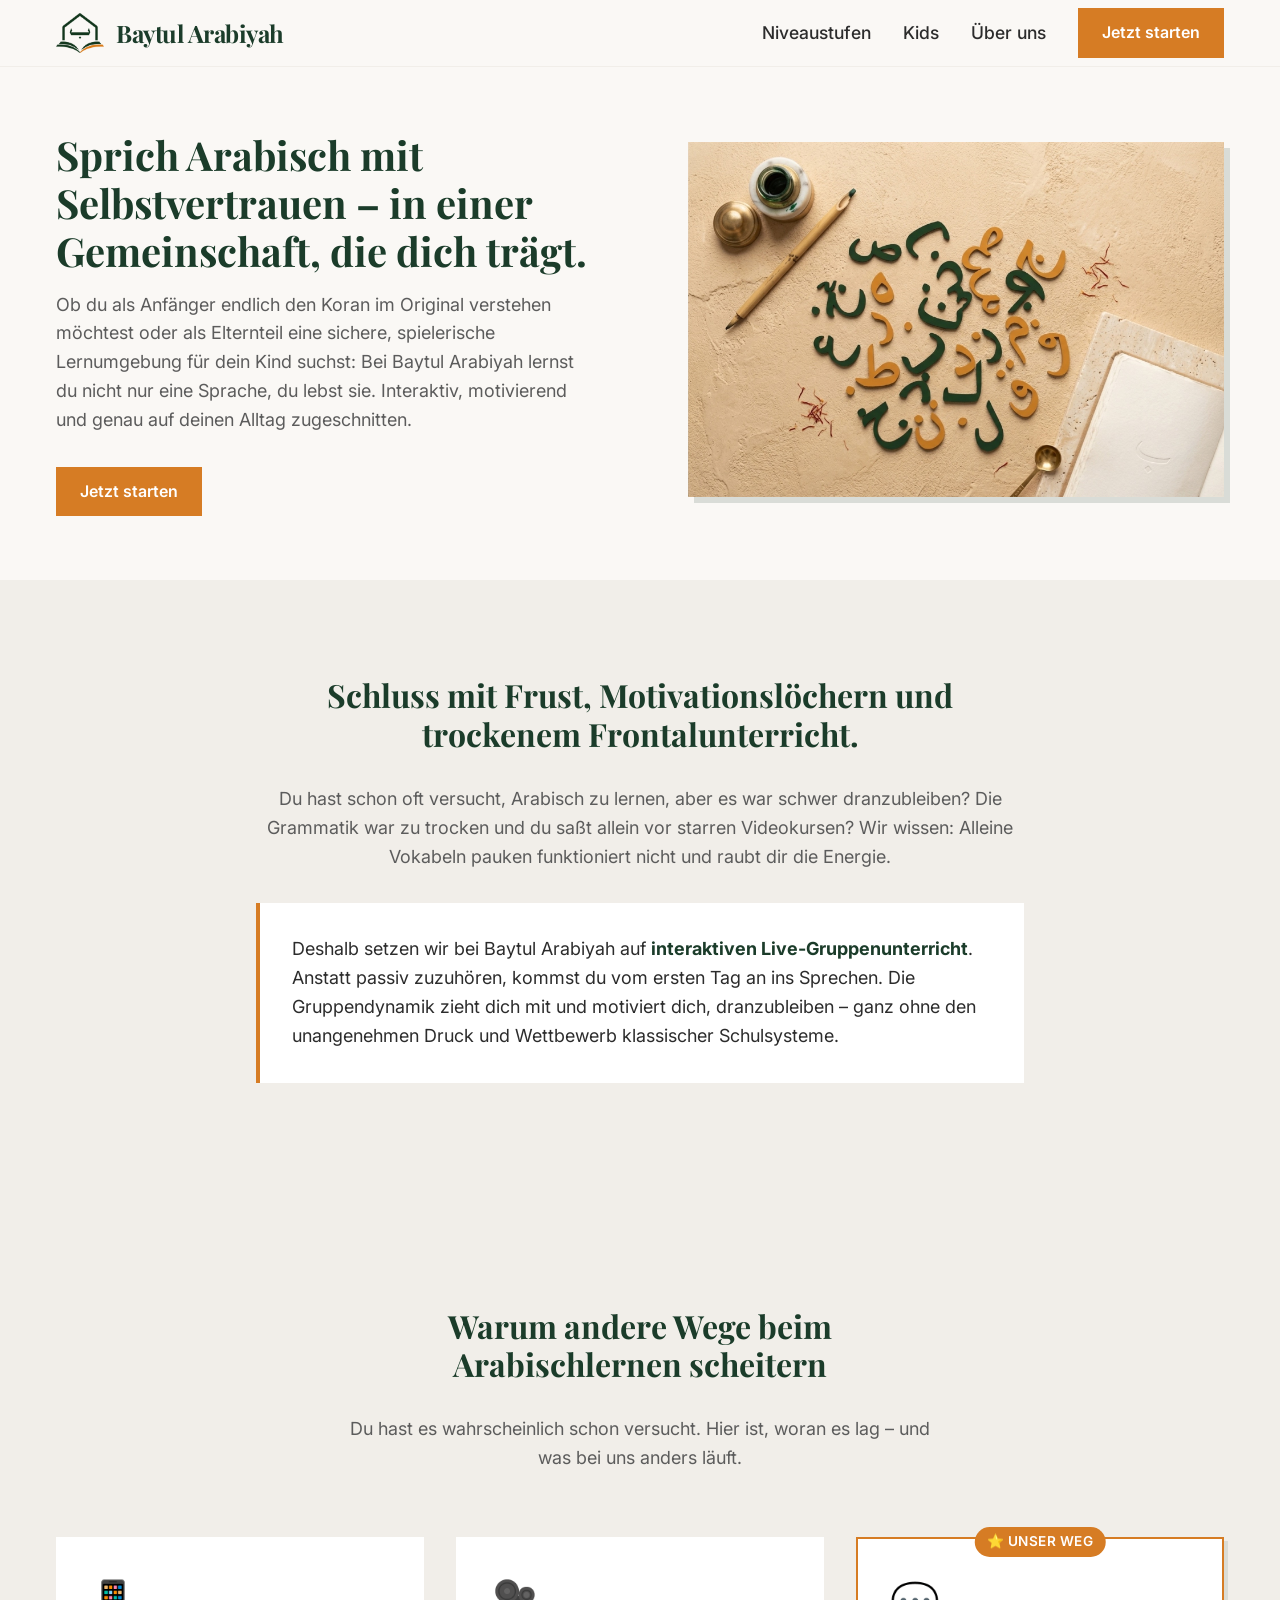
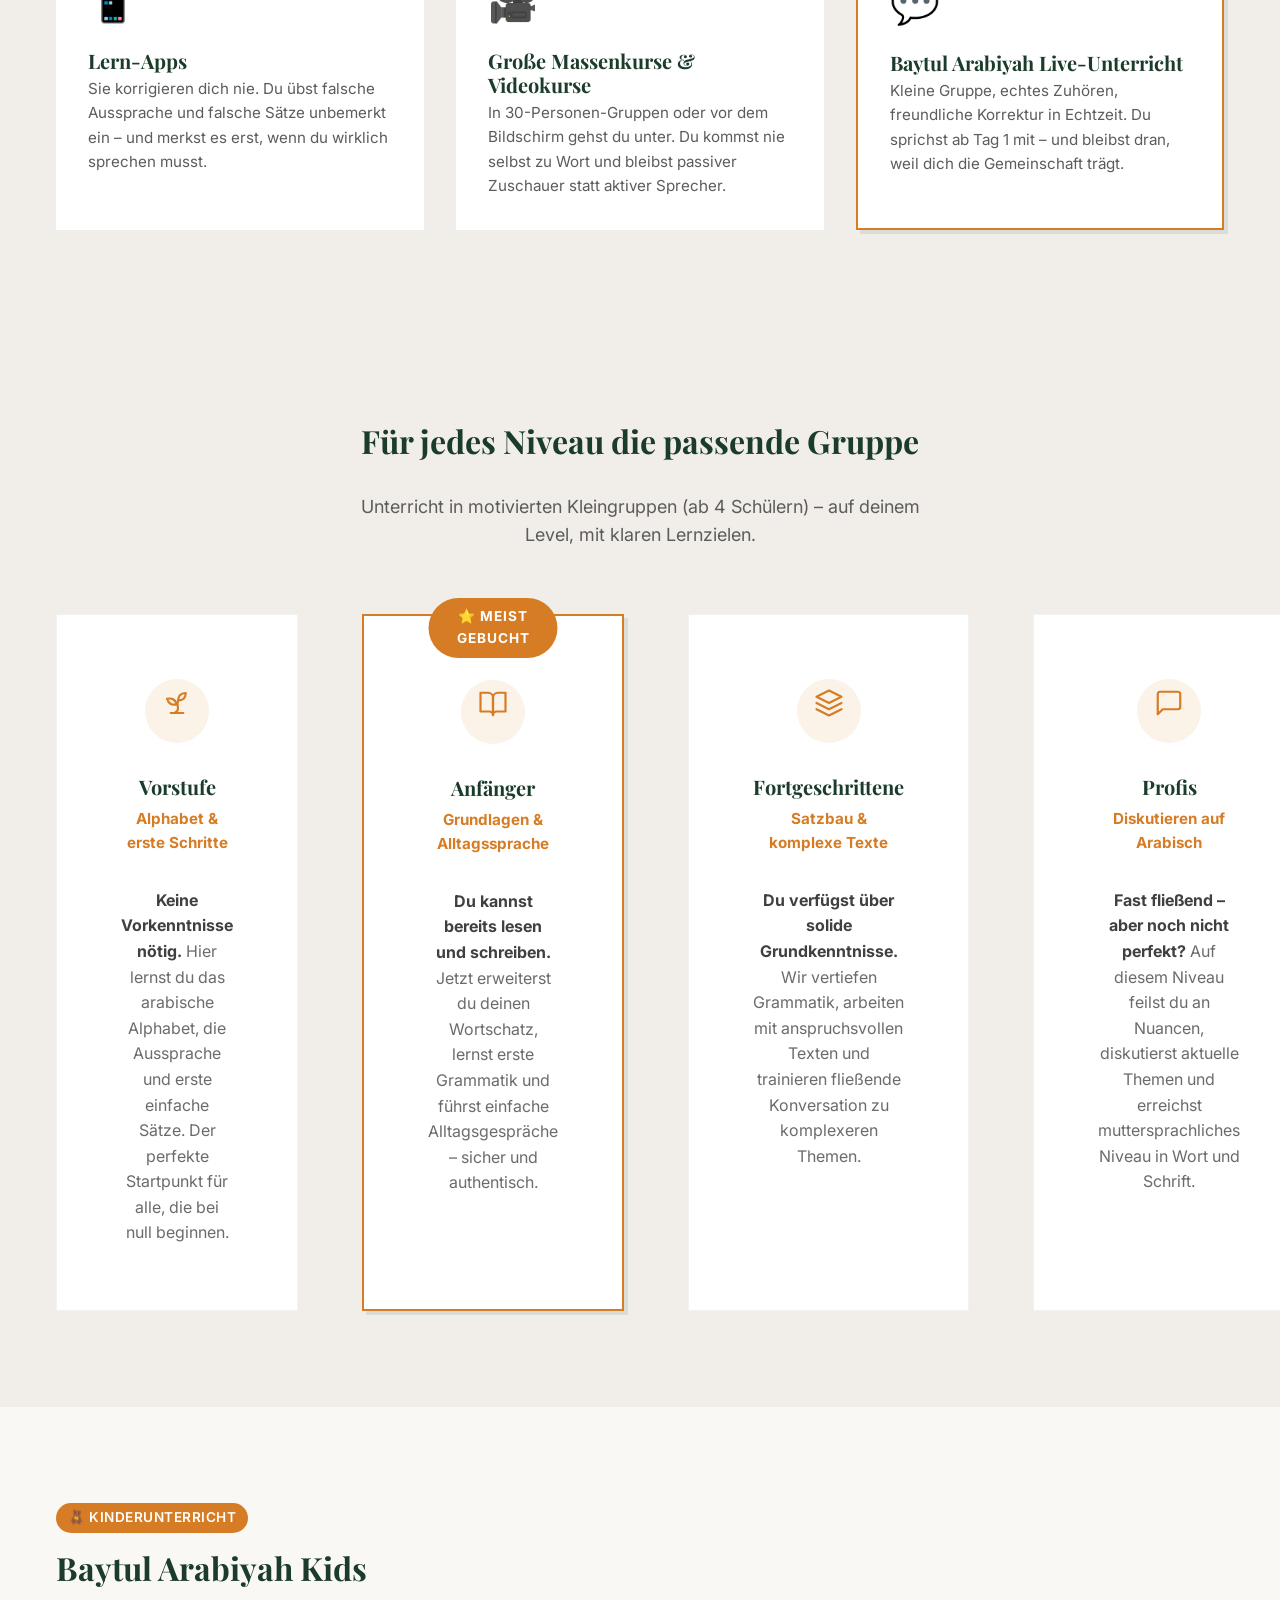
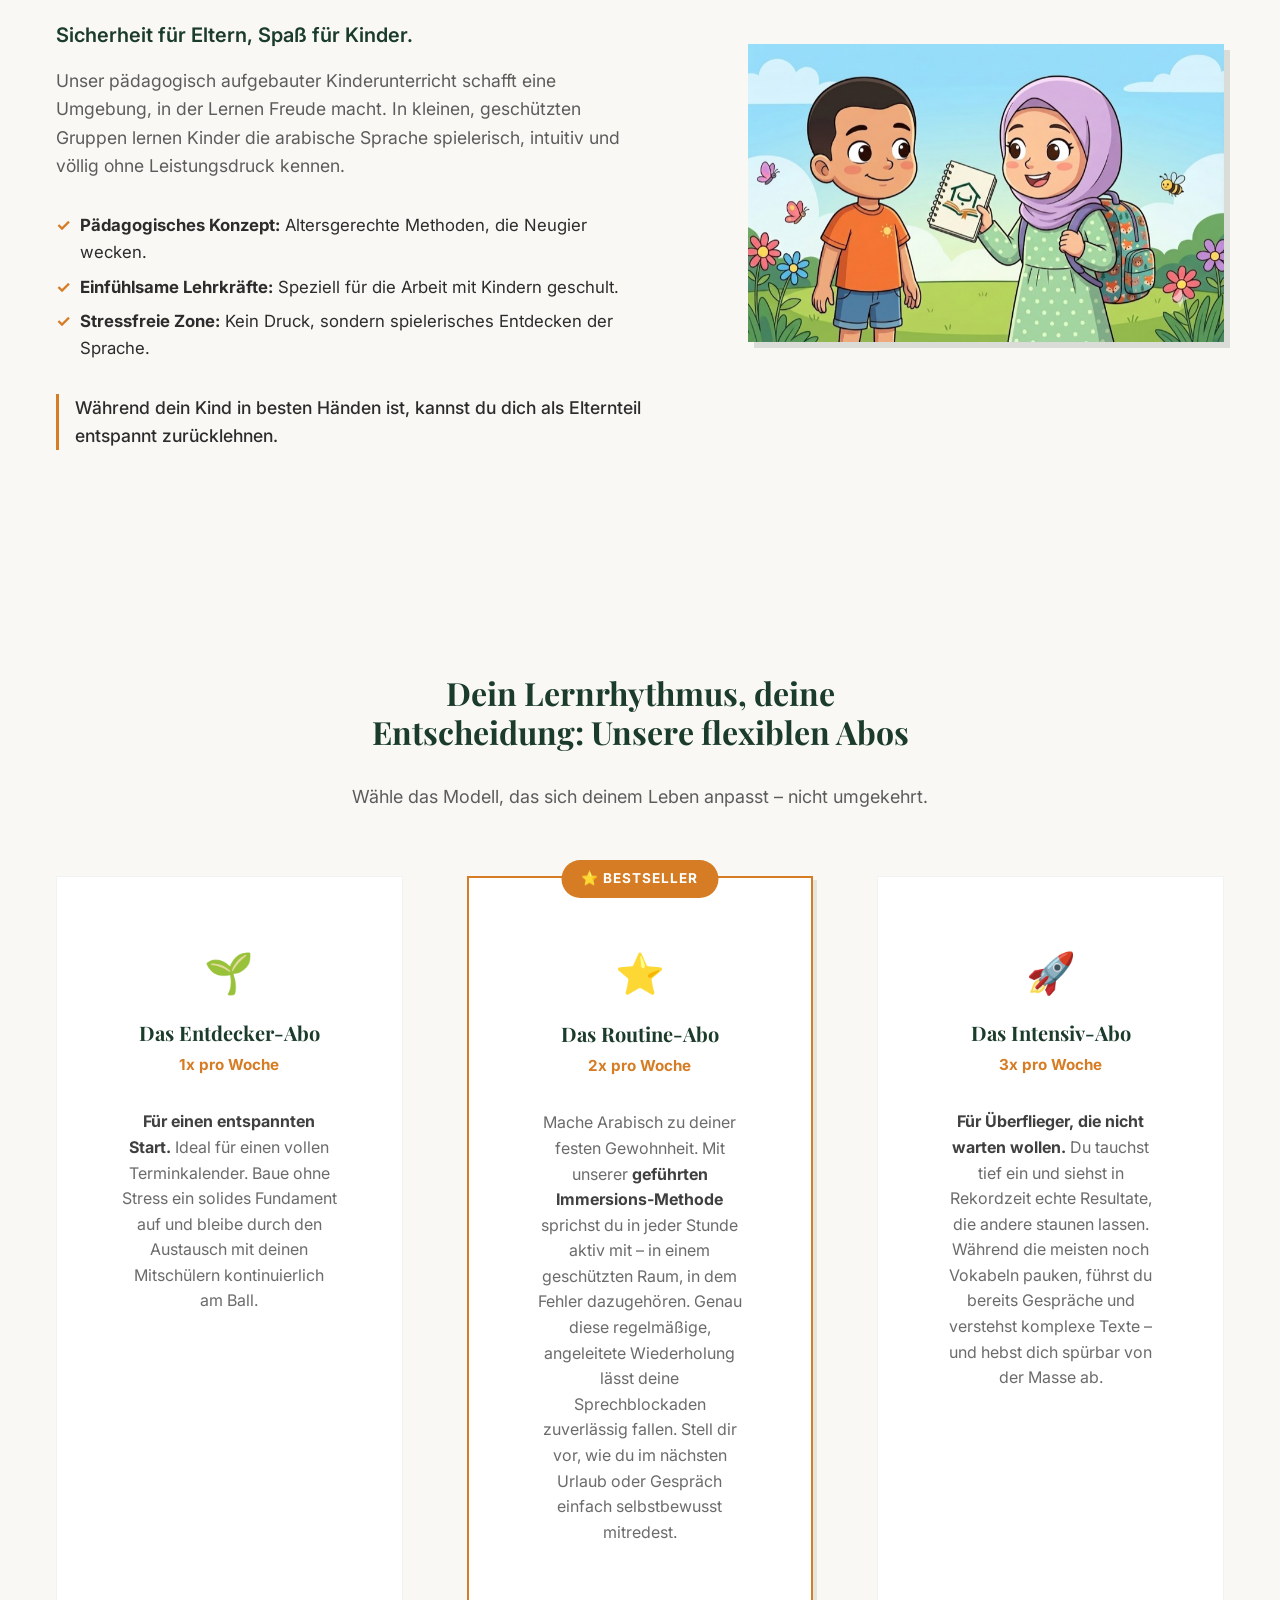
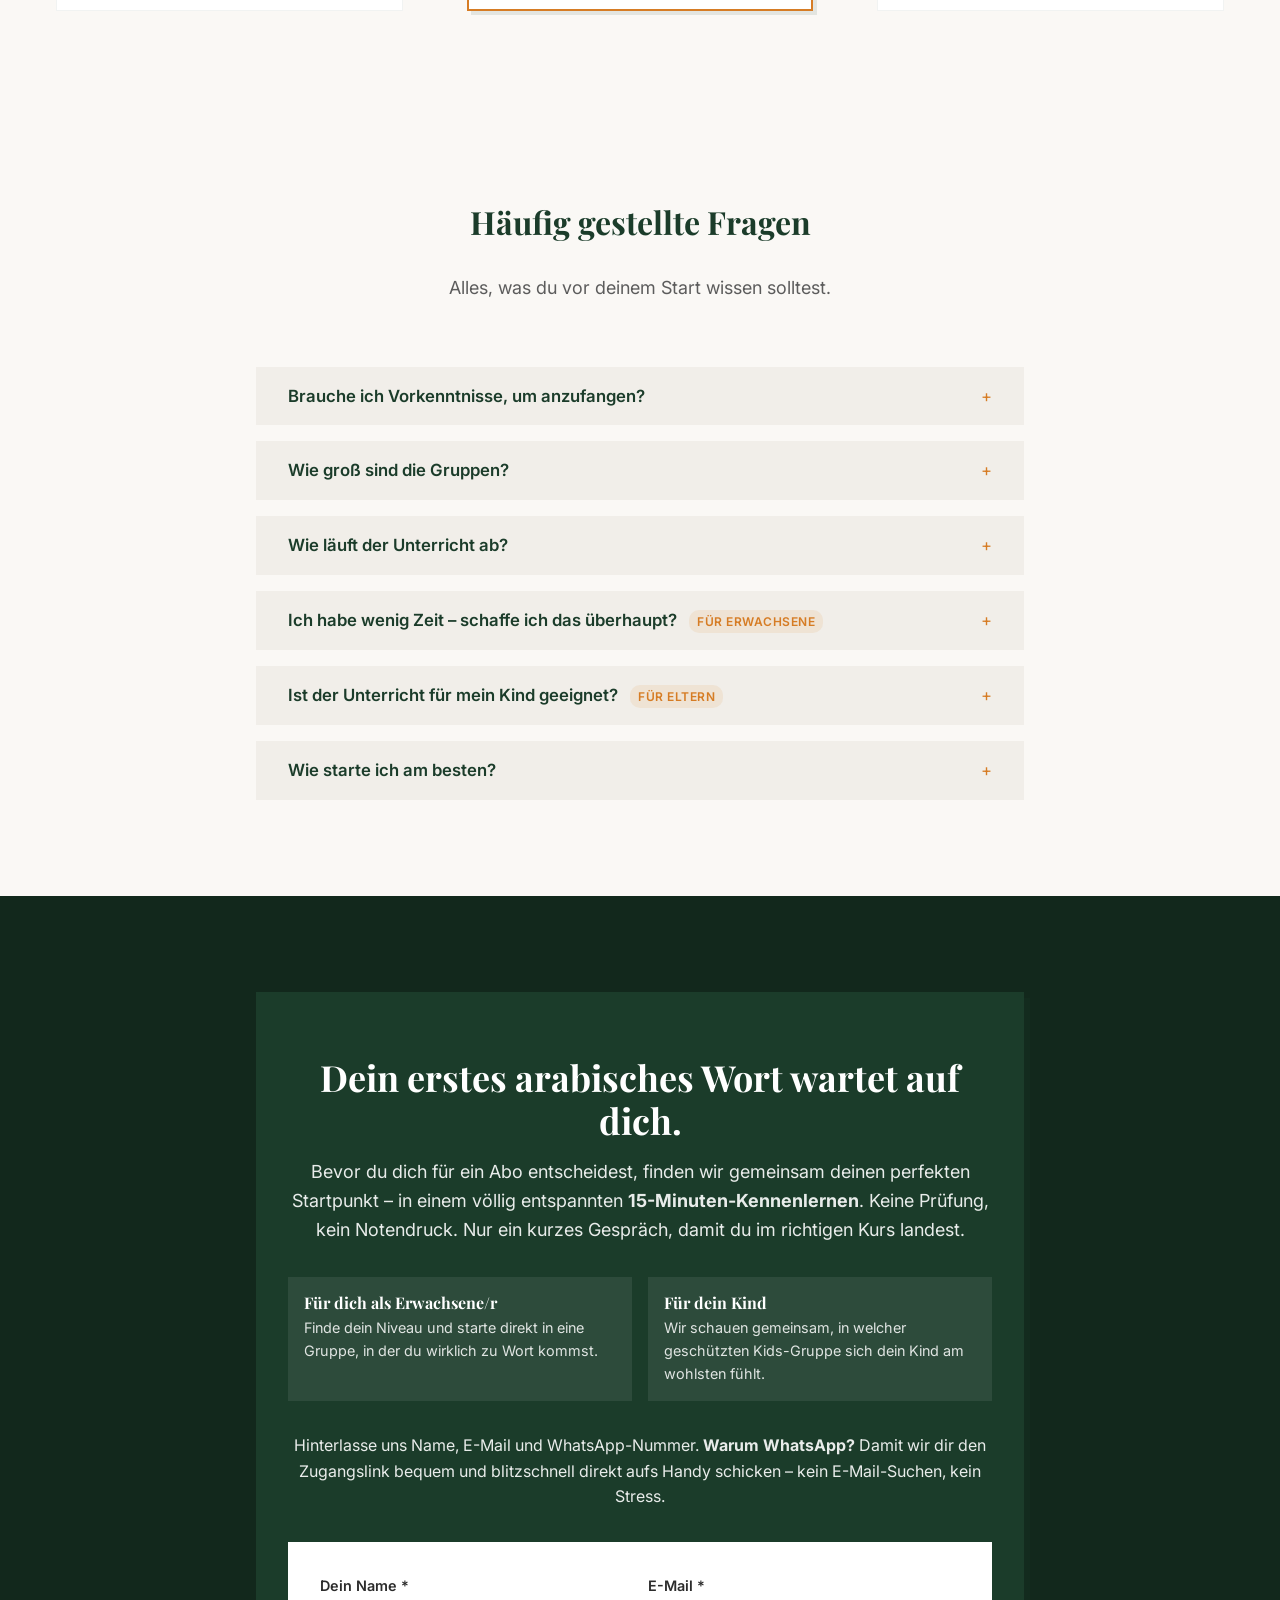
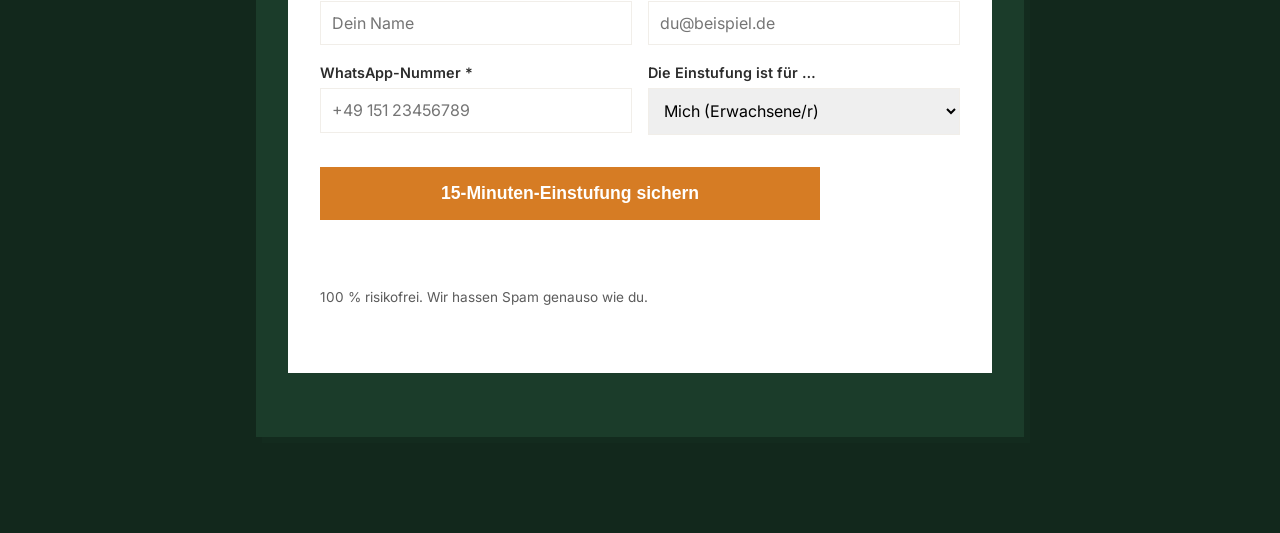
<file: index.html>
<!DOCTYPE html>
<html lang="de">
<head>
  <meta charset="UTF-8">
  <meta name="viewport" content="width=device-width, initial-scale=1.0">
  <title>Baytul Arabiyah - Sprich Arabisch mit Selbstvertrauen</title>
  <meta name="description" content="Schluss mit Frust beim Arabischlernen. Interaktiver Live-Gruppenunterricht für Erwachsene und Kinder.">
  <link rel="stylesheet" href="styles/system.css">
</head>
<body>
  <!-- Header Section -->
  <header class="site-header">
    <div class="container header-container">
      <a href="/" class="header-logo-link">
        <img src="assets/logo-symbol.png" alt="Baytul Arabiyah Symbol" class="header-logo">
        <span class="header-brand-name">Baytul Arabiyah</span>
      </a>
      <button class="mobile-menu-toggle" aria-label="Menü öffnen" aria-expanded="false" aria-controls="main-nav">
        <span class="hamburger"></span>
      </button>
      <nav id="main-nav" class="main-nav" aria-label="Hauptnavigation">
        <ul class="nav-list">
          <li><a href="#niveaustufen" class="nav-link">Niveaustufen</a></li>
          <li><a href="#kids" class="nav-link">Kids</a></li>
          <li><a href="ueber-uns.html" class="nav-link">Über uns</a></li>
          <li><a href="#cta" class="btn btn-primary nav-cta">Jetzt starten</a></li>
        </ul>
      </nav>
    </div>
  </header>

  <style>
  /* Mobile-first Header */
  .site-header {
    background-color: var(--color-bg);
    padding: var(--space-xs) 0;
    border-bottom: 1px solid var(--color-bg-alt);
    position: sticky;
    top: 0;
    z-index: 100;
  }
  .header-container {
    display: flex;
    justify-content: space-between;
    align-items: center;
  }
  .header-logo-link {
    display: flex;
    align-items: center;
    gap: 12px;
  }
  .header-logo {
    max-height: 40px;
    width: auto;
    display: block;
  }
  .header-brand-name {
    font-family: var(--font-heading);
    font-size: 1.5rem;
    font-weight: 700;
    color: var(--color-primary);
    line-height: 1;
    letter-spacing: -0.5px;
  }
  .mobile-menu-toggle {
    display: block;
    background: none;
    border: none;
    cursor: pointer;
    padding: 0.5rem;
    z-index: 101;
  }
  .hamburger {
    display: block;
    width: 24px;
    height: 2px;
    background-color: var(--color-primary);
    position: relative;
    transition: background-color 0.2s ease;
  }
  .hamburger::before,
  .hamburger::after {
    content: '';
    position: absolute;
    left: 0;
    width: 24px;
    height: 2px;
    background-color: var(--color-primary);
    transition: transform 0.2s ease, top 0.2s ease;
  }
  .hamburger::before { top: -6px; }
  .hamburger::after { top: 6px; }

  .mobile-menu-toggle[aria-expanded="true"] .hamburger {
    background-color: transparent;
  }
  .mobile-menu-toggle[aria-expanded="true"] .hamburger::before {
    top: 0;
    transform: rotate(45deg);
  }
  .mobile-menu-toggle[aria-expanded="true"] .hamburger::after {
    top: 0;
    transform: rotate(-45deg);
  }

  .main-nav {
    position: absolute;
    top: 100%;
    left: 0;
    width: 100%;
    background-color: var(--color-bg);
    padding: var(--space-md) var(--space-sm);
    box-shadow: var(--shadow-md);
    display: none;
    flex-direction: column;
  }
  .main-nav.is-open {
    display: flex;
  }
  .nav-list {
    list-style: none;
    display: flex;
    flex-direction: column;
    gap: var(--space-md);
    align-items: center;
    margin: 0;
    padding: 0;
  }
  .nav-link {
    font-weight: 500;
    color: var(--color-text);
    font-size: 1.1rem;
    transition: color 0.2s ease;
  }
  .nav-link:hover {
    color: var(--color-accent);
  }

  /* Desktop Styles */
  @media (min-width: 768px) {
    .mobile-menu-toggle {
      display: none;
    }
    .main-nav {
      position: static;
      display: flex;
      flex-direction: row;
      width: auto;
      padding: 0;
      box-shadow: none;
      background-color: transparent;
    }
    .nav-list {
      flex-direction: row;
      gap: var(--space-md);
    }
  }
  </style>

  <script>
    document.addEventListener('DOMContentLoaded', () => {
      const toggleBtn = document.querySelector('.mobile-menu-toggle');
      const nav = document.querySelector('.main-nav');
      const navLinks = document.querySelectorAll('.nav-link, .nav-cta');
      
      toggleBtn.addEventListener('click', () => {
        const isExpanded = toggleBtn.getAttribute('aria-expanded') === 'true';
        toggleBtn.setAttribute('aria-expanded', !isExpanded);
        nav.classList.toggle('is-open');
      });

      // Close menu when a link is clicked
      navLinks.forEach(link => {
        link.addEventListener('click', () => {
          toggleBtn.setAttribute('aria-expanded', 'false');
          nav.classList.remove('is-open');
        });
      });
    });
  </script>

  <main>
<!-- Hero Section -->
<section class="hero" aria-label="Startseite">
  <div class="container hero-container">
    <div class="hero-content">
      <h1 class="hero-headline">Sprich Arabisch mit Selbstvertrauen – in einer Gemeinschaft, die dich trägt.</h1>
      <p class="hero-text">
        Ob du als Anfänger endlich den Koran im Original verstehen möchtest oder als Elternteil eine sichere, spielerische Lernumgebung für dein Kind suchst: Bei Baytul Arabiyah lernst du nicht nur eine Sprache, du lebst sie. Interaktiv, motivierend und genau auf deinen Alltag zugeschnitten.
      </p>
      <a href="#cta" class="btn btn-primary">Jetzt starten</a>
    </div>
    <div class="hero-image-wrapper">
      <img src="assets/hero-bg.jpg" alt="Arabische Buchstaben und Schreibfeder" class="hero-image" width="800" height="auto" loading="lazy">
    </div>
  </div>
</section>

<style>
.hero {
  background-color: var(--color-bg);
  padding: var(--space-lg) 0;
}
.hero-container {
  display: flex;
  align-items: center;
  gap: var(--space-xl);
}
.hero-content {
  flex: 1;
}
.hero-headline {
  font-size: 2.5rem;
  margin-bottom: var(--space-sm);
  color: var(--color-primary);
}
.hero-text {
  font-size: 1.125rem;
  color: var(--color-text-muted);
  margin-bottom: var(--space-md);
}
.hero-image-wrapper {
  flex: 1;
}
.hero-image {
  width: 100%;
  height: auto;
  border-radius: var(--radius-lg);
  box-shadow: var(--shadow-lg);
}

@media (max-width: 768px) {
  .hero-container {
    flex-direction: column;
    text-align: center;
  }
  .hero-headline {
    font-size: 2rem;
  }
}
</style>

<!-- Problem-Lösung Section -->
<section class="problem-loesung" id="problem-loesung" aria-label="Unsere Lösung">
  <div class="container problem-container">
    <div class="problem-text-box">
      <h2 class="section-headline">Schluss mit Frust, Motivationslöchern und trockenem Frontalunterricht.</h2>
      <p class="section-text">
        Du hast schon oft versucht, Arabisch zu lernen, aber es war schwer dranzubleiben? Die Grammatik war zu trocken und du saßt allein vor starren Videokursen? Wir wissen: Alleine Vokabeln pauken funktioniert nicht und raubt dir die Energie.
      </p>
      <p class="section-text highlight-text">
        Deshalb setzen wir bei Baytul Arabiyah auf <strong>interaktiven Live-Gruppenunterricht</strong>. Anstatt passiv zuzuhören, kommst du vom ersten Tag an ins Sprechen. Die Gruppendynamik zieht dich mit und motiviert dich, dranzubleiben – ganz ohne den unangenehmen Druck und Wettbewerb klassischer Schulsysteme.
      </p>
    </div>
  </div>
</section>

<style>
.problem-loesung {
  background-color: var(--color-bg-alt);
  padding: var(--space-xl) 0;
  text-align: center;
}
.problem-container {
  max-width: 800px;
}
.section-headline {
  font-size: 2rem;
  margin-bottom: var(--space-md);
}
.section-text {
  font-size: 1.125rem;
  color: var(--color-text-muted);
}
.highlight-text {
  margin-top: var(--space-md);
  padding: var(--space-md);
  background-color: var(--color-white);
  border-left: 4px solid var(--color-accent);
  border-radius: var(--radius-sm);
  color: var(--color-text);
  box-shadow: var(--shadow-sm);
  text-align: left;
}
.highlight-text strong {
  color: var(--color-primary);
}
</style>

<!-- Vergleich Section: Warum andere Wege scheitern -->
<section class="vergleich" id="vergleich" aria-label="Warum andere Wege scheitern">
  <div class="container">
    <div class="vergleich-header">
      <h2 class="section-headline">Warum andere Wege beim Arabischlernen scheitern</h2>
      <p class="section-text">Du hast es wahrscheinlich schon versucht. Hier ist, woran es lag – und was bei uns anders läuft.</p>
    </div>

    <div class="vergleich-grid">
      <!-- Apps -->
      <div class="vergleich-card">
        <div class="vergleich-icon">📱</div>
        <h3 class="vergleich-title">Lern-Apps</h3>
        <p class="vergleich-desc">Sie korrigieren dich nie. Du übst falsche Aussprache und falsche Sätze unbemerkt ein – und merkst es erst, wenn du wirklich sprechen musst.</p>
      </div>

      <!-- Massenkurse -->
      <div class="vergleich-card">
        <div class="vergleich-icon">🎥</div>
        <h3 class="vergleich-title">Große Massenkurse & Videokurse</h3>
        <p class="vergleich-desc">In 30-Personen-Gruppen oder vor dem Bildschirm gehst du unter. Du kommst nie selbst zu Wort und bleibst passiver Zuschauer statt aktiver Sprecher.</p>
      </div>

      <!-- Baytul Arabiyah -->
      <div class="vergleich-card vergleich-card-highlight">
        <div class="vergleich-badge">⭐ Unser Weg</div>
        <div class="vergleich-icon">💬</div>
        <h3 class="vergleich-title">Baytul Arabiyah Live-Unterricht</h3>
        <p class="vergleich-desc">Kleine Gruppe, echtes Zuhören, freundliche Korrektur in Echtzeit. Du sprichst ab Tag 1 mit – und bleibst dran, weil dich die Gemeinschaft trägt.</p>
      </div>
    </div>
  </div>
</section>

<style>
.vergleich {
  background-color: var(--color-bg-alt);
  padding: var(--space-xl) 0;
}
.vergleich-header {
  text-align: center;
  max-width: 600px;
  margin: 0 auto var(--space-lg);
}
.vergleich-grid {
  display: grid;
  grid-template-columns: repeat(auto-fit, minmax(250px, 1fr));
  gap: var(--space-md);
}
.vergleich-card {
  background-color: var(--color-white);
  border-radius: var(--radius-lg);
  padding: var(--space-md);
  box-shadow: var(--shadow-sm);
  transition: transform 0.2s ease, box-shadow 0.2s ease;
  position: relative;
  display: flex;
  flex-direction: column;
}
.vergleich-card:hover {
  transform: translateY(-5px);
  box-shadow: var(--shadow-md);
}
.vergleich-card-highlight {
  border: 2px solid var(--color-accent);
  box-shadow: var(--shadow-md);
}
.vergleich-badge {
  position: absolute;
  top: -12px;
  left: 50%;
  transform: translateX(-50%);
  background-color: var(--color-accent);
  color: var(--color-white);
  padding: 4px 12px;
  border-radius: 20px;
  font-size: 0.85rem;
  font-weight: 600;
  text-transform: uppercase;
  letter-spacing: 0.5px;
}
.vergleich-icon {
  font-size: 2.5rem;
  margin-bottom: var(--space-sm);
}
.vergleich-title {
  font-size: 1.25rem;
  color: var(--color-primary);
  margin-bottom: 4px;
}
.vergleich-desc {
  color: var(--color-text-muted);
  font-size: 0.95rem;
  margin-bottom: 0;
  flex: 1;
}
</style>

<!-- Niveaustufen Section -->
<section class="niveaustufen" id="niveaustufen" aria-label="Niveaustufen">
  <div class="container">
    <div class="leistungen-header">
      <h2 class="section-headline">Für jedes Niveau die passende Gruppe</h2>
      <p class="section-text">Unterricht in motivierten Kleingruppen (ab 4 Schülern) – auf deinem Level, mit klaren Lernzielen.</p>
    </div>
    
    <div class="abo-grid">
      <!-- Vorstufe -->
      <div class="abo-card">
        <div class="abo-icon-wrapper">
          <div class="abo-icon"><svg xmlns="http://www.w3.org/2000/svg" viewBox="0 0 24 24" fill="none" stroke="currentColor" stroke-width="1.75" stroke-linecap="round" stroke-linejoin="round"><path d="M7 20h10"/><path d="M10 20c5.5-2.5.8-6.4 3-10"/><path d="M9.5 9.4c1.1.8 1.8 2.2 2.3 3.7-2 .4-3.5.4-4.8-.3-1.2-.6-2.3-1.9-3-4.2 2.8-.5 4.4 0 5.5.8z"/><path d="M14.1 6a7 7 0 0 0-1.1 4c1.9-.1 3.3-.6 4.3-1.4 1-1 1.6-2.3 1.7-4.6-2.7.1-4 1-4.9 2z"/></svg></div>
        </div>
        <h3 class="abo-title">Vorstufe</h3>
        <span class="abo-frequency">Alphabet & erste Schritte</span>
        <p class="abo-desc"><strong>Keine Vorkenntnisse nötig.</strong> Hier lernst du das arabische Alphabet, die Aussprache und erste einfache Sätze. Der perfekte Startpunkt für alle, die bei null beginnen.</p>
      </div>

      <!-- Anfänger -->
      <div class="abo-card abo-card-highlight">
        <div class="abo-badge">⭐ Meist gebucht</div>
        <div class="abo-icon-wrapper">
          <div class="abo-icon"><svg xmlns="http://www.w3.org/2000/svg" viewBox="0 0 24 24" fill="none" stroke="currentColor" stroke-width="1.75" stroke-linecap="round" stroke-linejoin="round"><path d="M2 3h6a4 4 0 0 1 4 4v14a3 3 0 0 0-3-3H2z"/><path d="M22 3h-6a4 4 0 0 0-4 4v14a3 3 0 0 1 3-3h7z"/></svg></div>
        </div>
        <h3 class="abo-title">Anfänger</h3>
        <span class="abo-frequency">Grundlagen & Alltagssprache</span>
        <p class="abo-desc"><strong>Du kannst bereits lesen und schreiben.</strong> Jetzt erweiterst du deinen Wortschatz, lernst erste Grammatik und führst einfache Alltagsgespräche – sicher und authentisch.</p>
      </div>

      <!-- Fortgeschrittene -->
      <div class="abo-card">
        <div class="abo-icon-wrapper">
          <div class="abo-icon"><svg xmlns="http://www.w3.org/2000/svg" viewBox="0 0 24 24" fill="none" stroke="currentColor" stroke-width="1.75" stroke-linecap="round" stroke-linejoin="round"><polygon points="12 2 2 7 12 12 22 7 12 2"/><polyline points="2 17 12 22 22 17"/><polyline points="2 12 12 17 22 12"/></svg></div>
        </div>
        <h3 class="abo-title">Fortgeschrittene</h3>
        <span class="abo-frequency">Satzbau & komplexe Texte</span>
        <p class="abo-desc"><strong>Du verfügst über solide Grundkenntnisse.</strong> Wir vertiefen Grammatik, arbeiten mit anspruchsvollen Texten und trainieren fließende Konversation zu komplexeren Themen.</p>
      </div>

      <!-- Profis -->
      <div class="abo-card">
        <div class="abo-icon-wrapper">
          <div class="abo-icon"><svg xmlns="http://www.w3.org/2000/svg" viewBox="0 0 24 24" fill="none" stroke="currentColor" stroke-width="1.75" stroke-linecap="round" stroke-linejoin="round"><path d="M21 15a2 2 0 0 1-2 2H7l-4 4V5a2 2 0 0 1 2-2h14a2 2 0 0 1 2 2z"/></svg></div>
        </div>
        <h3 class="abo-title">Profis</h3>
        <span class="abo-frequency">Diskutieren auf Arabisch</span>
        <p class="abo-desc"><strong>Fast fließend – aber noch nicht perfekt?</strong> Auf diesem Niveau feilst du an Nuancen, diskutierst aktuelle Themen und erreichst muttersprachliches Niveau in Wort und Schrift.</p>
      </div>
    </div>
  </div>
</section>

<!-- Kids Section -->
<section class="kids-section" id="kids" aria-label="Baytul Arabiyah Kids">
  <div class="container">
    <div class="kids-layout">
      <div class="kids-content">
        <div class="kids-badge">🧸 Kinderunterricht</div>
        <h2 class="section-headline">Baytul Arabiyah Kids</h2>
        <p class="kids-subtitle">Sicherheit für Eltern, Spaß für Kinder.</p>
        <p class="kids-text">
          Unser pädagogisch aufgebauter Kinderunterricht schafft eine Umgebung, in der Lernen Freude macht. In kleinen, geschützten Gruppen lernen Kinder die arabische Sprache spielerisch, intuitiv und völlig ohne Leistungsdruck kennen.
        </p>
        <ul class="kids-features">
          <li><strong>Pädagogisches Konzept:</strong> Altersgerechte Methoden, die Neugier wecken.</li>
          <li><strong>Einfühlsame Lehrkräfte:</strong> Speziell für die Arbeit mit Kindern geschult.</li>
          <li><strong>Stressfreie Zone:</strong> Kein Druck, sondern spielerisches Entdecken der Sprache.</li>
        </ul>
        <p class="kids-text highlight">
          Während dein Kind in besten Händen ist, kannst du dich als Elternteil entspannt zurücklehnen.
        </p>
      </div>
      <div class="kids-visual">
        <img src="assets/baytul-arabiyah-kids-lernen-spielerisch.jpg" alt="Baytul Arabiyah Kids lernen spielerisch" class="kids-image" width="800" height="auto" loading="lazy">
      </div>
    </div>
  </div>
</section>

<!-- Abo-Modelle Section -->
<section class="leistungen" id="leistungen" aria-label="Unsere flexiblen Abos">
  <div class="container">
    <div class="leistungen-header">
      <h2 class="section-headline">Dein Lernrhythmus, deine Entscheidung: Unsere flexiblen Abos</h2>
      <p class="section-text">Wähle das Modell, das sich deinem Leben anpasst – nicht umgekehrt.</p>
    </div>

    <div class="abo-grid">
      <!-- Entdecker Abo -->
      <div class="abo-card">
        <div class="abo-emoji-icon">🌱</div>
        <h3 class="abo-title">Das Entdecker-Abo</h3>
        <span class="abo-frequency">1x pro Woche</span>
        <p class="abo-desc"><strong>Für einen entspannten Start.</strong> Ideal für einen vollen Terminkalender. Baue ohne Stress ein solides Fundament auf und bleibe durch den Austausch mit deinen Mitschülern kontinuierlich am Ball.</p>
      </div>

      <!-- Routine Abo -->
      <div class="abo-card abo-card-highlight">
        <div class="abo-badge">⭐ Bestseller</div>
        <div class="abo-emoji-icon">⭐</div>
        <h3 class="abo-title">Das Routine-Abo</h3>
        <span class="abo-frequency">2x pro Woche</span>
        <p class="abo-desc">Mache Arabisch zu deiner festen Gewohnheit. Mit unserer <strong>geführten Immersions-Methode</strong> sprichst du in jeder Stunde aktiv mit – in einem geschützten Raum, in dem Fehler dazugehören. Genau diese regelmäßige, angeleitete Wiederholung lässt deine Sprechblockaden zuverlässig fallen. Stell dir vor, wie du im nächsten Urlaub oder Gespräch einfach selbstbewusst mitredest.</p>
      </div>

      <!-- Intensiv Abo -->
      <div class="abo-card">
        <div class="abo-emoji-icon">🚀</div>
        <h3 class="abo-title">Das Intensiv-Abo</h3>
        <span class="abo-frequency">3x pro Woche</span>
        <p class="abo-desc"><strong>Für Überflieger, die nicht warten wollen.</strong> Du tauchst tief ein und siehst in Rekordzeit echte Resultate, die andere staunen lassen. Während die meisten noch Vokabeln pauken, führst du bereits Gespräche und verstehst komplexe Texte – und hebst dich spürbar von der Masse ab.</p>
      </div>
    </div>
  </div>
</section>

<style>
.leistungen {
  background-color: var(--color-bg);
  padding: var(--space-xl) 0;
}
.abo-emoji-icon {
  font-size: 2.5rem;
  margin-bottom: var(--space-sm);
}
</style>

<style>
.niveaustufen {
  background-color: var(--color-bg-alt);
  padding: var(--space-lg) 0;
}
@media (min-width: 768px) {
  .niveaustufen {
    padding: var(--space-xl) 0;
  }
}

@media (min-width: 992px) {
  .niveaustufen .abo-grid {
    grid-template-columns: repeat(4, 1fr);
  }
}

@media (min-width: 768px) {
  .abo-title {
    font-size: 1.5rem;
  }
}
.kids-section {
  background-color: var(--color-bg);
  padding: var(--space-xl) 0;
}
.kids-layout {
  display: flex;
  gap: var(--space-xl);
  align-items: center;
}
.kids-content {
  flex: 1;
}
.kids-visual {
  flex: 0.8;
}
.kids-image {
  width: 100%;
  height: auto;
  border-radius: var(--radius-lg);
  box-shadow: var(--shadow-lg);
  object-fit: cover;
  display: block;
}
.kids-badge {
  display: inline-block;
  background-color: var(--color-accent);
  color: var(--color-white);
  padding: 4px 12px;
  border-radius: 20px;
  font-size: 0.85rem;
  font-weight: 600;
  text-transform: uppercase;
  letter-spacing: 0.5px;
  margin-bottom: var(--space-sm);
}
.kids-subtitle {
  font-size: 1.25rem;
  color: var(--color-primary);
  font-weight: 600;
  margin-bottom: var(--space-sm);
}
.kids-text {
  font-size: 1.1rem;
  color: var(--color-text-muted);
  margin-bottom: var(--space-md);
}
.kids-text.highlight {
  font-weight: 500;
  color: var(--color-text);
  border-left: 3px solid var(--color-accent);
  padding-left: 1rem;
}
.kids-features {
  list-style: none;
  margin-bottom: var(--space-md);
}
.kids-features li {
  margin-bottom: 0.5rem;
  font-size: 1.05rem;
  position: relative;
  padding-left: 1.5rem;
}
.kids-features li::before {
  content: '✓';
  color: var(--color-accent);
  position: absolute;
  left: 0;
  font-weight: bold;
}
.kids-card-highlight {
  background-color: var(--color-white);
  border-radius: var(--radius-lg);
  padding: var(--space-lg);
  box-shadow: var(--shadow-lg);
  border: 2px solid var(--color-primary);
  text-align: center;
}
@media (max-width: 768px) {
  .kids-layout {
    flex-direction: column;
  }
}
.leistungen-header {
  text-align: center;
  max-width: 600px;
  margin: 0 auto var(--space-lg);
}
.abo-grid {
  display: grid;
  grid-template-columns: 1fr;
  gap: var(--space-md);
  margin-top: var(--space-lg);
}
@media (min-width: 768px) {
  .abo-grid {
    grid-template-columns: repeat(auto-fit, minmax(280px, 1fr));
    gap: var(--space-lg);
  }
}
.abo-card {
  background-color: var(--color-white);
  border-radius: var(--radius-md);
  padding: var(--space-md);
  box-shadow: var(--shadow-sm);
  transition: all 0.4s cubic-bezier(0.25, 0.8, 0.25, 1);
  position: relative;
  display: flex;
  flex-direction: column;
  align-items: center;
  text-align: center;
  border: 1px solid rgba(27, 60, 42, 0.06);
}
@media (min-width: 768px) {
  .abo-card {
    padding: var(--space-lg);
  }
}
.abo-card:hover {
  transform: translateY(-10px);
  box-shadow: var(--shadow-float);
  border-color: rgba(214, 124, 36, 0.25);
}

.abo-card-highlight {
  border: 2px solid var(--color-accent);
  box-shadow: var(--shadow-md);
}

.abo-badge {
  position: absolute;
  top: -18px;
  background-color: var(--color-accent);
  color: #ffffff;
  padding: 8px 20px;
  border-radius: 30px;
  font-size: 0.85rem;
  font-weight: 700;
  text-transform: uppercase;
  letter-spacing: 1px;
  box-shadow: var(--shadow-sm);
  z-index: 2;
}

.abo-icon-wrapper {
  width: 64px;
  height: 64px;
  border-radius: 50%;
  background-color: rgba(214, 124, 36, 0.1);
  color: var(--color-accent);
  display: flex;
  align-items: center;
  justify-content: center;
  margin-bottom: var(--space-md);
}

.abo-icon {
  width: 30px;
  height: 30px;
}
.abo-icon svg {
  width: 100%;
  height: 100%;
  display: block;
}

.abo-title {
  font-size: 1.25rem;
  color: var(--color-primary);
  margin-bottom: 8px;
}
.abo-frequency {
  display: block;
  font-size: 0.95rem;
  color: var(--color-accent);
  font-weight: 700;
  margin-bottom: var(--space-md);
}
.abo-desc {
  font-size: 1rem;
  margin-bottom: 0;
  flex: 1;
  opacity: 0.9;
}
</style>

<!-- FAQ Section -->
<section class="faq" id="faq" aria-label="Häufig gestellte Fragen">
  <div class="container faq-container">
    <div class="faq-header">
      <h2 class="section-headline">Häufig gestellte Fragen</h2>
      <p class="section-text">Alles, was du vor deinem Start wissen solltest.</p>
    </div>

    <div class="faq-list">
      <details class="faq-item">
        <summary class="faq-question">Brauche ich Vorkenntnisse, um anzufangen?</summary>
        <p class="faq-answer">Nein. Im Entdecker- und Vorstufe-Niveau startest du bei null – mit Alphabet, Aussprache und ersten Sätzen. Du wirst direkt in die passende Gruppe eingestuft.</p>
      </details>

      <details class="faq-item">
        <summary class="faq-question">Wie groß sind die Gruppen?</summary>
        <p class="faq-answer">Wir unterrichten in motivierten Kleingruppen ab 4 Schülern. So kommt jeder regelmäßig zu Wort – anders als in großen Massenkursen.</p>
      </details>

      <details class="faq-item">
        <summary class="faq-question">Wie läuft der Unterricht ab?</summary>
        <p class="faq-answer">Live und interaktiv, nicht passiv vor einem Video. Du sprichst von der ersten Stunde an mit, die Gruppendynamik hält dich am Ball.</p>
      </details>

      <details class="faq-item faq-item--erwachsene">
        <summary class="faq-question">Ich habe wenig Zeit – schaffe ich das überhaupt? <span class="faq-tag">Für Erwachsene</span></summary>
        <p class="faq-answer">Ja. Das Entdecker-Abo mit nur 1x pro Woche ist genau dafür gemacht: solides Fundament ohne Stress, im Tempo, das zu deinem Alltag passt.</p>
      </details>

      <details class="faq-item faq-item--eltern">
        <summary class="faq-question">Ist der Unterricht für mein Kind geeignet? <span class="faq-tag">Für Eltern</span></summary>
        <p class="faq-answer">Ja. Baytul Arabiyah Kids läuft in kleinen, geschützten Gruppen, betreut von einfühlsamen Lehrkräften – spielerisch und ohne Leistungsdruck. Du kannst dich als Elternteil entspannt zurücklehnen.</p>
      </details>

      <details class="faq-item">
        <summary class="faq-question">Wie starte ich am besten?</summary>
        <p class="faq-answer">Mit einer kurzen, kostenlosen 15-Minuten-Einstufung. So finden wir gemeinsam dein passendes Niveau, bevor du dich für ein Abo entscheidest.</p>
      </details>
    </div>
  </div>
</section>

<style>
.faq {
  background-color: var(--color-bg);
  padding: var(--space-xl) 0;
}
.faq-container {
  max-width: 800px;
}
.faq-header {
  text-align: center;
  margin-bottom: var(--space-lg);
}
.faq-list {
  display: flex;
  flex-direction: column;
  gap: var(--space-sm);
}
.faq-item {
  background-color: var(--color-bg-alt);
  border-radius: var(--radius-md);
  padding: var(--space-sm) var(--space-md);
}
.faq-question {
  cursor: pointer;
  font-weight: 600;
  color: var(--color-primary);
  font-size: 1.05rem;
  list-style: none;
}
.faq-question::-webkit-details-marker {
  display: none;
}
.faq-question::after {
  content: '+';
  float: right;
  font-weight: 400;
  color: var(--color-accent);
}
.faq-item[open] .faq-question::after {
  content: '–';
}
.faq-answer {
  margin-top: var(--space-sm);
  color: var(--color-text-muted);
}
.faq-tag {
  display: inline-block;
  margin-left: 8px;
  font-size: 0.75rem;
  font-weight: 600;
  text-transform: uppercase;
  letter-spacing: 0.5px;
  color: var(--color-accent);
  background-color: rgba(214, 124, 36, 0.1);
  padding: 2px 8px;
  border-radius: 10px;
  vertical-align: middle;
}
</style>

<!-- CTA Section: 15-Minuten-Einstufung -->
<section class="cta" id="cta" aria-label="Jetzt 15-Minuten-Einstufung sichern">
  <div class="container cta-container">
    <div class="cta-content">
      <h2 class="cta-headline">Dein erstes arabisches Wort wartet auf dich.</h2>
      <p class="cta-text">
        Bevor du dich für ein Abo entscheidest, finden wir gemeinsam deinen perfekten Startpunkt – in einem völlig entspannten <strong>15-Minuten-Kennenlernen</strong>. Keine Prüfung, kein Notendruck. Nur ein kurzes Gespräch, damit du im richtigen Kurs landest.
      </p>

      <div class="cta-slicing">
        <div class="cta-slice">
          <h3 class="cta-slice-title">Für dich als Erwachsene/r</h3>
          <p class="cta-slice-text">Finde dein Niveau und starte direkt in eine Gruppe, in der du wirklich zu Wort kommst.</p>
        </div>
        <div class="cta-slice">
          <h3 class="cta-slice-title">Für dein Kind</h3>
          <p class="cta-slice-text">Wir schauen gemeinsam, in welcher geschützten Kids-Gruppe sich dein Kind am wohlsten fühlt.</p>
        </div>
      </div>

      <p class="cta-text cta-whatsapp-note">
        Hinterlasse uns Name, E-Mail und WhatsApp-Nummer. <strong>Warum WhatsApp?</strong> Damit wir dir den Zugangslink bequem und blitzschnell direkt aufs Handy schicken – kein E-Mail-Suchen, kein Stress.
      </p>

      <form class="cta-form" action="https://api.web3forms.com/submit" method="POST" onsubmit="handleEinstufungSubmit(event)">
        <input type="hidden" name="access_key" value="DEIN_BAYTUL_ACCESS_KEY">
        <input type="hidden" name="subject" value="Neue 15-Min-Einstufung – Baytul Arabiyah">
        <input type="hidden" name="from_name" value="Baytul Arabiyah Einstufungs-Formular">
        <input type="checkbox" name="botcheck" style="display:none" tabindex="-1" autocomplete="off">

        <div class="cta-form-grid">
          <div class="cta-form-group">
            <label for="cta-name">Dein Name *</label>
            <input type="text" id="cta-name" name="name" placeholder="Dein Name" required>
          </div>
          <div class="cta-form-group">
            <label for="cta-email">E-Mail *</label>
            <input type="email" id="cta-email" name="email" placeholder="du@beispiel.de" required>
          </div>
          <div class="cta-form-group">
            <label for="cta-whatsapp">WhatsApp-Nummer *</label>
            <input type="tel" id="cta-whatsapp" name="whatsapp" placeholder="+49 151 23456789" inputmode="tel" autocomplete="tel" pattern="^[+0-9][0-9\s()\/.-]{6,}$" title="Bitte gib eine gültige WhatsApp-Nummer ein, z. B. +49 151 23456789." required>
          </div>
          <div class="cta-form-group">
            <label for="cta-fuer">Die Einstufung ist für …</label>
            <select id="cta-fuer" name="fuer">
              <option value="Mich (Erwachsene/r)">Mich (Erwachsene/r)</option>
              <option value="Mein Kind">Mein Kind</option>
            </select>
          </div>
        </div>

        <button type="submit" class="btn btn-primary btn-large">15-Minuten-Einstufung sichern</button>
        <p id="ctaFormStatus" class="cta-form-status" role="status" aria-live="polite"></p>
        <p class="cta-form-microcopy">100&nbsp;% risikofrei. Wir hassen Spam genauso wie du.</p>
      </form>
    </div>
  </div>
</section>

<style>
.cta {
  background-color: var(--color-primary-dark);
  padding: var(--space-xl) 0;
  text-align: center;
  color: var(--color-white);
}
.cta-container {
  max-width: 800px;
}
.cta-content {
  background-color: var(--color-primary);
  padding: var(--space-lg) var(--space-md);
  border-radius: var(--radius-lg);
  box-shadow: var(--shadow-lg);
}
.cta-headline {
  color: var(--color-white);
  font-size: 2.25rem;
  margin-bottom: var(--space-sm);
}
.cta-text {
  font-size: 1.125rem;
  color: rgba(255, 255, 255, 0.9);
  margin-bottom: var(--space-md);
}
.cta-slicing {
  display: grid;
  grid-template-columns: 1fr 1fr;
  gap: var(--space-sm);
  margin-bottom: var(--space-md);
  text-align: left;
}
.cta-slice {
  background-color: rgba(255, 255, 255, 0.08);
  border-radius: var(--radius-md);
  padding: var(--space-sm);
}
.cta-slice-title {
  color: var(--color-white);
  font-size: 1rem;
  margin-bottom: 4px;
}
.cta-slice-text {
  color: rgba(255, 255, 255, 0.85);
  font-size: 0.9rem;
  margin: 0;
}
.cta-whatsapp-note {
  font-size: 1rem;
}
.cta-form {
  text-align: left;
  background-color: var(--color-white);
  border-radius: var(--radius-md);
  padding: var(--space-md);
}
.cta-form-grid {
  display: grid;
  grid-template-columns: 1fr;
  gap: var(--space-sm);
  margin-bottom: var(--space-md);
}
@media (min-width: 600px) {
  .cta-form-grid {
    grid-template-columns: 1fr 1fr;
  }
}
.cta-form-group {
  display: flex;
  flex-direction: column;
  gap: 4px;
}
.cta-form-group label {
  font-size: 0.9rem;
  font-weight: 600;
  color: var(--color-text);
}
.cta-form-group input,
.cta-form-group select {
  padding: 0.7rem;
  border: 1px solid var(--color-bg-alt);
  border-radius: var(--radius-sm);
  font-size: 1rem;
  font-family: inherit;
}
.cta-form-status {
  margin-top: var(--space-sm);
  font-weight: 600;
  min-height: 1.2em;
}
.cta-form-status.success {
  color: var(--color-accent);
}
.cta-form-status.error {
  color: #c0392b;
}
.cta-form-microcopy {
  margin-top: var(--space-sm);
  font-size: 0.85rem;
  color: var(--color-text-muted);
}
.btn-large {
  font-size: 1.1rem;
  padding: 1rem 2rem;
  width: 100%;
  max-width: 500px;
}
@media (max-width: 600px) {
  .cta-slicing {
    grid-template-columns: 1fr;
  }
}
</style>

  </main>
<script>
async function handleEinstufungSubmit(e) {
  e.preventDefault();
  const form = e.target;
  const btn = form.querySelector('button[type="submit"]');
  const status = document.getElementById('ctaFormStatus');
  const defaultButtonText = btn.textContent;
  const formData = new FormData(form);

  status.textContent = 'Wird gesendet...';
  status.className = 'cta-form-status';
  btn.disabled = true;
  btn.textContent = 'Wird gesendet...';

  try {
    const response = await fetch('https://api.web3forms.com/submit', {
      method: 'POST',
      headers: { 'Content-Type': 'application/json', 'Accept': 'application/json' },
      body: JSON.stringify(Object.fromEntries(formData))
    });
    const result = await response.json();

    if (!response.ok || !result.success) {
      throw new Error(result.message || 'Die Anfrage konnte nicht gesendet werden.');
    }

    status.textContent = 'Danke! Wir melden uns in Kürze per WhatsApp bei dir.';
    status.classList.add('success');
    btn.textContent = 'Anfrage gesendet';
    form.reset();
  } catch (error) {
    status.textContent = 'Das hat leider nicht geklappt. Bitte versuch es erneut.';
    status.classList.add('error');
    btn.textContent = defaultButtonText;
    btn.disabled = false;
  }
}
</script>
<script>
document.addEventListener('DOMContentLoaded', () => {
  // Elemente für die Scroll-Animation vorbereiten
  const elementsToAnimate = document.querySelectorAll('.abo-card, .feature, .zielgruppe-card, .problem-text-box, .hero-text, .cta-content, .teacher-profile, .vergleich-card, .faq-item, .cta-form');
  elementsToAnimate.forEach(el => el.classList.add('animate-on-scroll'));

  // Intersection Observer einrichten
  const observer = new IntersectionObserver((entries) => {
    entries.forEach(entry => {
      if (entry.isIntersecting) {
        entry.target.classList.add('is-visible');
        observer.unobserve(entry.target);
      }
    });
  }, { threshold: 0.15 });

  document.querySelectorAll('.animate-on-scroll').forEach(el => observer.observe(el));
});
</script>
</body>
</html>
</file>
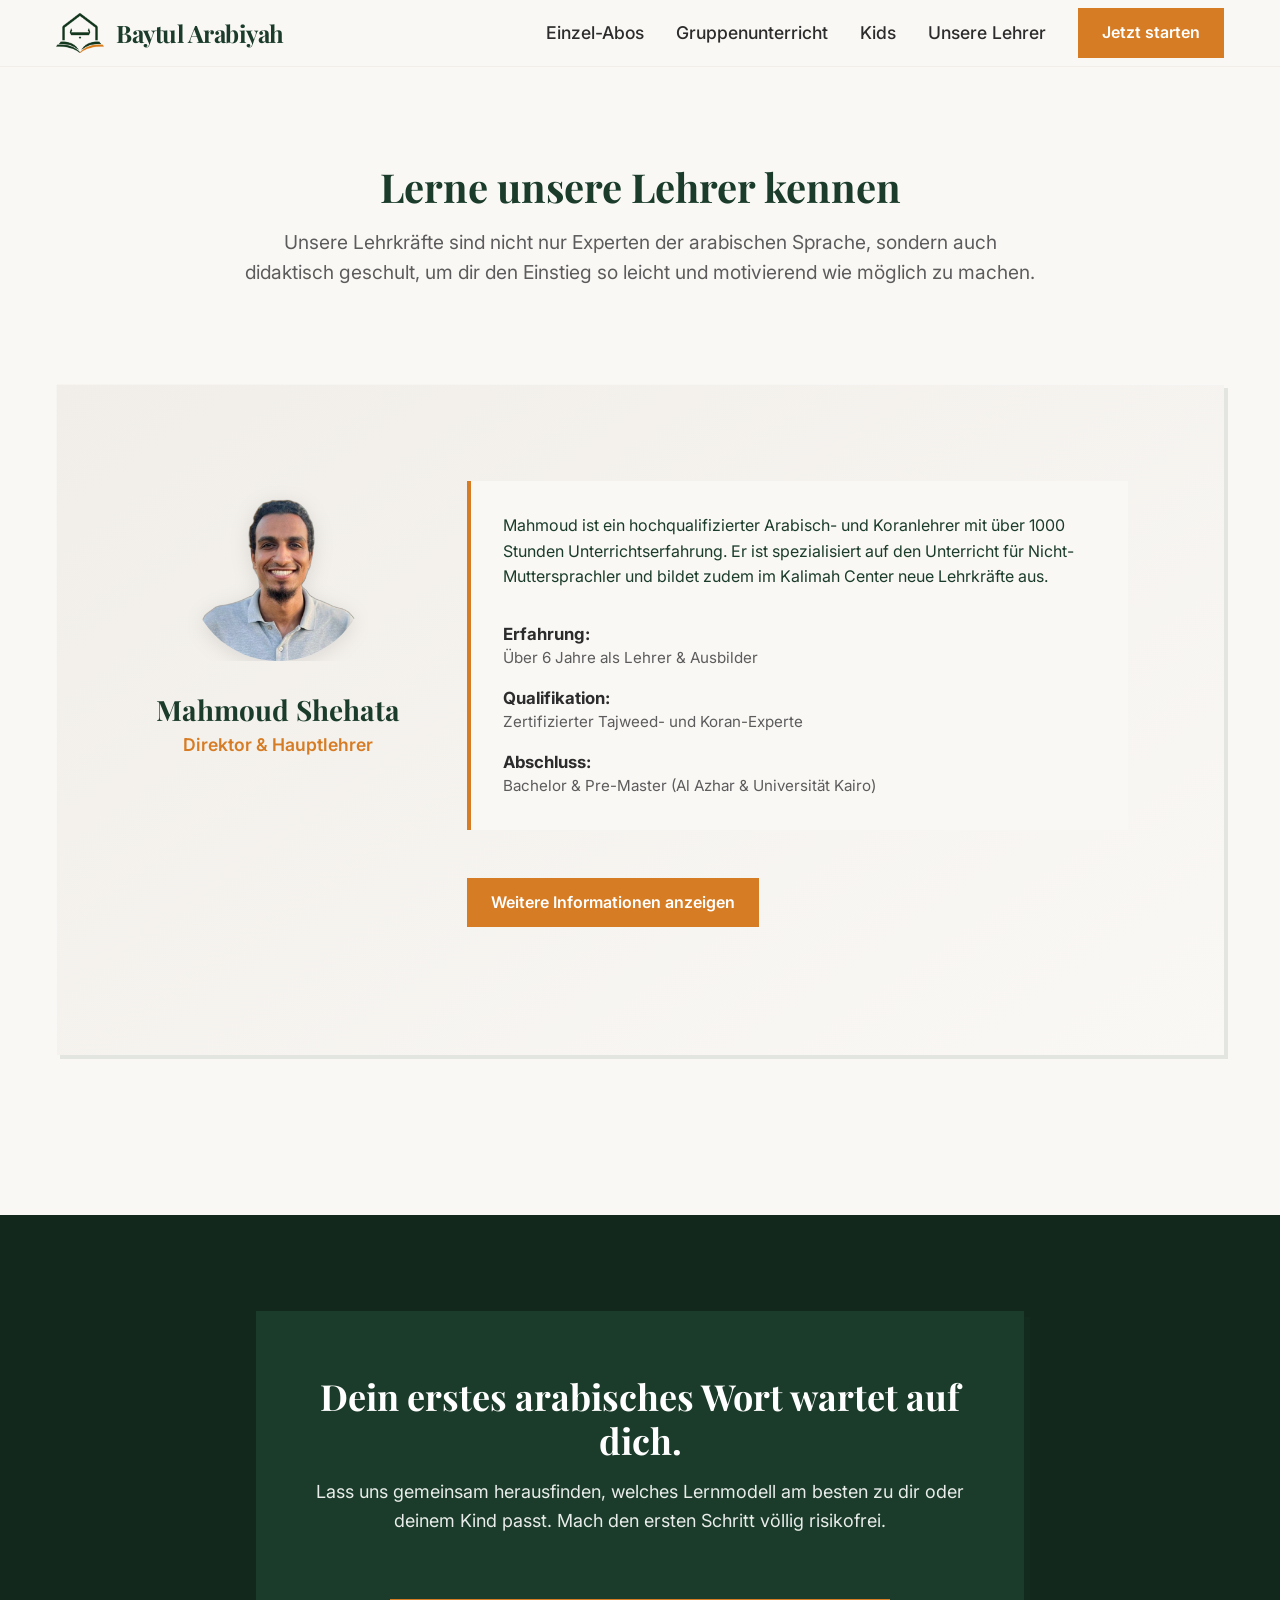
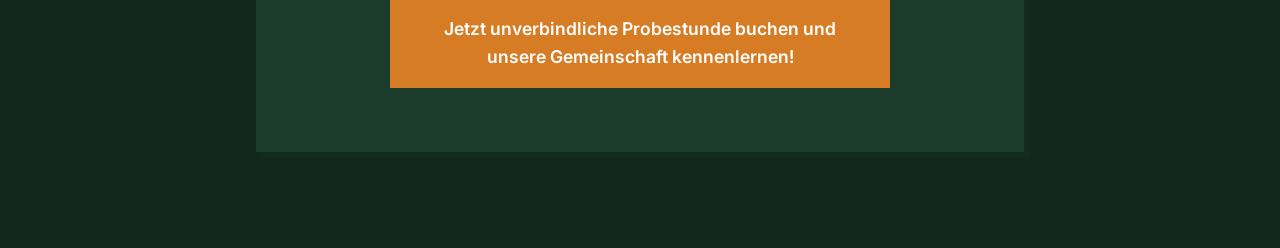
<file: lehrer.html>
<!DOCTYPE html>
<html lang="de">
<head>
  <meta charset="UTF-8">
  <meta name="viewport" content="width=device-width, initial-scale=1.0">
  <title>Unsere Lehrer - Baytul Arabiyah</title>
  <meta name="description" content="Lerne unsere qualifizierten und engagierten Arabischlehrer kennen.">
  <link rel="stylesheet" href="styles/system.css">
</head>
<body>
  <!-- Header Section -->
  <header class="site-header">
    <div class="container header-container">
      <a href="index.html" class="header-logo-link">
        <img src="assets/logo-symbol.png" alt="Baytul Arabiyah Symbol" class="header-logo" onerror="this.style.display='none'">
        <span class="header-brand-name">Baytul Arabiyah</span>
      </a>
      <button class="mobile-menu-toggle" aria-label="Menü öffnen" aria-expanded="false" aria-controls="main-nav">
        <span class="hamburger"></span>
      </button>
      <nav id="main-nav" class="main-nav" aria-label="Hauptnavigation">
        <ul class="nav-list">
          <li><a href="index.html#leistungen" class="nav-link">Einzel-Abos</a></li>
          <li><a href="index.html#gruppenunterricht" class="nav-link">Gruppenunterricht</a></li>
          <li><a href="index.html#kids" class="nav-link">Kids</a></li>
          <li><a href="lehrer.html" class="nav-link">Unsere Lehrer</a></li>
          <li><a href="index.html#cta" class="btn btn-primary nav-cta">Jetzt starten</a></li>
        </ul>
      </nav>
    </div>
  </header>

  <style>
  /* Mobile-first Header */
  .site-header {
    background-color: var(--color-bg);
    padding: var(--space-xs) 0;
    border-bottom: 1px solid var(--color-bg-alt);
    position: sticky;
    top: 0;
    z-index: 100;
  }
  .header-container {
    display: flex;
    justify-content: space-between;
    align-items: center;
  }
  .header-logo-link {
    display: flex;
    align-items: center;
    gap: 12px;
  }
  .header-logo {
    max-height: 40px;
    width: auto;
    display: block;
  }
  .header-brand-name {
    font-family: var(--font-heading);
    font-size: 1.5rem;
    font-weight: 700;
    color: var(--color-primary);
    line-height: 1;
    letter-spacing: -0.5px;
  }
  .mobile-menu-toggle {
    display: block;
    background: none;
    border: none;
    cursor: pointer;
    padding: 0.5rem;
    z-index: 101;
  }
  .hamburger {
    display: block;
    width: 24px;
    height: 2px;
    background-color: var(--color-primary);
    position: relative;
    transition: background-color 0.2s ease;
  }
  .hamburger::before,
  .hamburger::after {
    content: '';
    position: absolute;
    left: 0;
    width: 24px;
    height: 2px;
    background-color: var(--color-primary);
    transition: transform 0.2s ease, top 0.2s ease;
  }
  .hamburger::before { top: -6px; }
  .hamburger::after { top: 6px; }

  .mobile-menu-toggle[aria-expanded="true"] .hamburger {
    background-color: transparent;
  }
  .mobile-menu-toggle[aria-expanded="true"] .hamburger::before {
    top: 0;
    transform: rotate(45deg);
  }
  .mobile-menu-toggle[aria-expanded="true"] .hamburger::after {
    top: 0;
    transform: rotate(-45deg);
  }

  .main-nav {
    position: absolute;
    top: 100%;
    left: 0;
    width: 100%;
    background-color: var(--color-bg);
    padding: var(--space-md) var(--space-sm);
    box-shadow: var(--shadow-md);
    display: none;
    flex-direction: column;
  }
  .main-nav.is-open {
    display: flex;
  }
  .nav-list {
    list-style: none;
    display: flex;
    flex-direction: column;
    gap: var(--space-md);
    align-items: center;
    margin: 0;
    padding: 0;
  }
  .nav-link {
    font-weight: 500;
    color: var(--color-text);
    font-size: 1.1rem;
    transition: color 0.2s ease;
  }
  .nav-link:hover {
    color: var(--color-accent);
  }

  /* Desktop Styles */
  @media (min-width: 768px) {
    .mobile-menu-toggle {
      display: none;
    }
    .main-nav {
      position: static;
      display: flex;
      flex-direction: row;
      width: auto;
      padding: 0;
      box-shadow: none;
      background-color: transparent;
    }
    .nav-list {
      flex-direction: row;
      gap: var(--space-md);
    }
  }
  </style>

  <script>
    document.addEventListener('DOMContentLoaded', () => {
      const toggleBtn = document.querySelector('.mobile-menu-toggle');
      const nav = document.querySelector('.main-nav');
      const navLinks = document.querySelectorAll('.nav-link, .nav-cta');
      
      toggleBtn.addEventListener('click', () => {
        const isExpanded = toggleBtn.getAttribute('aria-expanded') === 'true';
        toggleBtn.setAttribute('aria-expanded', !isExpanded);
        nav.classList.toggle('is-open');
      });

      navLinks.forEach(link => {
        link.addEventListener('click', () => {
          toggleBtn.setAttribute('aria-expanded', 'false');
          nav.classList.remove('is-open');
        });
      });
    });
  </script>

  <main>
    <!-- Team Section -->
    <section class="team-section" aria-label="Unsere Lehrer">
      <div class="container">
        <div class="team-header">
          <h1 class="hero-headline text-center">Lerne unsere Lehrer kennen</h1>
          <p class="section-text text-center team-intro">
            Unsere Lehrkräfte sind nicht nur Experten der arabischen Sprache, sondern auch didaktisch geschult, um dir den Einstieg so leicht und motivierend wie möglich zu machen.
          </p>
        </div>

        <div class="teacher-profile">
          <div class="teacher-sidebar">
            <div class="team-avatar">
              <img src="assets/mahmoud_nobg.png" alt="Mahmoud Shehata" class="team-avatar-img">
            </div>
            <h3 class="team-name">Mahmoud Shehata</h3>
            <p class="team-role">Direktor & Hauptlehrer</p>
          </div>
          <div class="teacher-details">
            <div class="resume-short">
              <p>Mahmoud ist ein hochqualifizierter Arabisch- und Koranlehrer mit über 1000 Stunden Unterrichtserfahrung. Er ist spezialisiert auf den Unterricht für Nicht-Muttersprachler und bildet zudem im Kalimah Center neue Lehrkräfte aus.</p>
              <ul class="resume-list summary-highlights">
                <li><strong>Erfahrung:</strong> Über 6 Jahre als Lehrer & Ausbilder</li>
                <li><strong>Qualifikation:</strong> Zertifizierter Tajweed- und Koran-Experte</li>
                <li><strong>Abschluss:</strong> Bachelor & Pre-Master (Al Azhar & Universität Kairo)</li>
              </ul>
            </div>

            <details class="resume-details">
              <summary class="btn btn-primary details-toggle">Weitere Informationen anzeigen</summary>
              <div class="resume-expanded">
                <div class="resume-section">
                  <h4>Erfahrung</h4>
                  <ul class="resume-list">
                    <li>
                      <strong>Kalimah Center</strong>
                      <em>Leitung Aus- & Weiterbildung (2020 - Anfang 2026)</em>
                      Ausbildung neuer Lehrkräfte für den Arabischunterricht für Nicht-Muttersprachler. Arabisch- und Koranlehrer.
                    </li>
                    <li>
                      <strong>Italki</strong>
                      <em>Freiberuflicher Lehrer (2021 - jetzt)</em>
                      Arabisch- und Koranlehrer für Nicht-Muttersprachler. Über 1000 Unterrichtsstunden Erfahrung.
                    </li>
                    <li>
                      <strong>Vodafone Deutschabteilung</strong>
                      <em>Kundendienstvertretung (2018 - 2020)</em>
                    </li>
                    <li>
                      <strong>Benaa (Islamische Schule)</strong>
                      <em>Koran- & Scharia-Lehrer (2017 - 2018)</em>
                      Unterricht für Kinder.
                    </li>
                  </ul>
                </div>

                <div class="resume-section">
                  <h4>Ausbildung</h4>
                  <ul class="resume-list">
                    <li><strong>Pre-Master & Spezialdiplom</strong><em>Arabisch für Nicht-Muttersprachler</em>Kairo Universität (2020-2021)</li>
                    <li><strong>Allgemeines Diplom</strong><em>Arabisch für Nicht-Muttersprachler</em>Kairo Universität (2019)</li>
                    <li><strong>Bachelor der arabischen Sprache</strong><em>Al Azhar Universität</em>(2017)</li>
                  </ul>
                </div>

                <div class="resume-section">
                  <h4>Lizenzen & Ijazah</h4>
                  <ul class="resume-list">
                    <li><strong>Koran Ijazah</strong><em>Rezitation nach Ḥafṣ & Šuʿbah</em>Gemäß der Lesart von ʿĀṣim</li>
                    <li><strong>Tajweed Ijazah</strong><em>Die schönen Nuancen in der Präzision und dem Tajweed des Korans</em>(النكت الحسان في ضبط وتجويد القرآن)</li>
                    <li><strong>Tajweed Ijazah</strong><em>Pausieren und Beginnen und deren Auswirkung auf die Exegeten</em>(الوقف والابتداء وأثرهما في اختلاف المفسرين)</li>
                    <li><strong>Tajweed Ijazah</strong><em>Erklärung von Tuhfat al-Atfal und Al-Muqaddimah Al-Jazariyyah</em>(شرح تحفة الأطفال والمقدمة الجزرية)</li>
                  </ul>
                </div>

                <div class="resume-section">
                  <h4>Zusatzqualifikationen</h4>
                  <ul class="resume-list">
                    <li><strong>Deutsche Sprache B2</strong><em>Goethe-Institut Kairo (2018)</em></li>
                    <li><strong>Auslandsstipendium (A2)</strong><em>Goethe-Institut Schwäbisch Hall (Nov-Dez 2015)</em></li>
                    <li><strong>Exzellenzstipendium (A1-B1)</strong><em>Al-Azhar Deutschzentrum (2014-2017)</em></li>
                    <li><strong>Al-Azhar-Botschafter</strong><em>Weltverband für Al-Azhar-Absolventen (2015)</em>Die Botschaft des Islam verbreiten.</li>
                  </ul>
                </div>
              </div>
            </details>
          </div>
        </div>
      </div>
    </section>

    <style>
      .team-section {
        background-color: var(--color-bg);
        padding: var(--space-xl) 0;
      }
      .team-header {
        max-width: 800px;
        margin: 0 auto var(--space-xl);
      }
      .text-center {
        text-align: center;
      }
      .team-intro {
        font-size: 1.2rem;
        color: var(--color-text-muted);
        margin-top: var(--space-sm);
      }
      .teacher-profile {
        display: flex;
        flex-direction: column;
        gap: var(--space-lg);
        background: linear-gradient(145deg, var(--color-bg-alt), var(--color-bg));
        color: var(--color-primary);
        border: none;
        border-radius: var(--radius-lg);
        padding: var(--space-lg);
        box-shadow: var(--shadow-md);
        margin-bottom: var(--space-lg);
        transition: all 0.4s cubic-bezier(0.25, 0.8, 0.25, 1);
        border-top: 1px solid rgba(255, 255, 255, 0.1);
        border-left: 1px solid rgba(255, 255, 255, 0.05);
      }
      .teacher-profile:hover {
        transform: translateY(-10px);
        box-shadow: var(--shadow-float);
      }
      @media (min-width: 768px) {
        .teacher-profile {
          flex-direction: row;
          align-items: flex-start;
          padding: var(--space-xl);
        }
      }
      .teacher-sidebar {
        flex: 0 0 250px;
        text-align: center;
      }
      .team-avatar {
        width: 180px;
        height: 180px;
        margin: 0 auto var(--space-md);
        overflow: hidden;
      }
      .team-avatar-img {
        width: 100%;
        height: 100%;
        object-fit: cover;
        display: block;
        border-radius: 50%;
        filter: drop-shadow(0 4px 10px rgba(0,0,0,0.1));
      }
      .team-name {
        font-size: 1.75rem;
        margin-bottom: 0.25rem;
      }
      .team-role {
        font-size: 1.1rem;
        font-weight: 600;
        color: var(--color-accent);
        margin-bottom: var(--space-sm);
      }
      .teacher-details {
        flex: 1;
        display: flex;
        flex-direction: column;
        gap: var(--space-md);
      }
      .resume-short {
        background-color: var(--color-bg);
        padding: var(--space-md);
        border-radius: var(--radius-sm);
        border-left: 4px solid var(--color-accent);
      }
      .summary-highlights {
        margin-top: var(--space-sm);
      }
      .resume-details {
        margin-top: var(--space-sm);
      }
      .details-toggle {
        display: inline-block;
        margin-bottom: var(--space-md);
        cursor: pointer;
        list-style: none;
      }
      .details-toggle::-webkit-details-marker {
        display: none;
      }
      .resume-expanded {
        display: grid;
        grid-template-columns: 1fr;
        gap: var(--space-md);
      }
      @media (min-width: 992px) {
        .resume-expanded {
          grid-template-columns: 1fr 1fr;
        }
      }
      .resume-section {
        background-color: var(--color-bg);
        padding: var(--space-md);
        border-radius: var(--radius-sm);
      }
      .resume-section h4 {
        font-size: 1.25rem;
        color: var(--color-primary-dark);
        margin-bottom: var(--space-sm);
        border-bottom: 2px solid var(--color-accent);
        padding-bottom: 0.5rem;
        display: inline-block;
      }
      .resume-list {
        list-style: none;
        padding: 0;
        margin: 0;
      }
      .resume-list li {
        margin-bottom: 1rem;
        font-size: 0.95rem;
        line-height: 1.5;
        color: var(--color-text-muted);
      }
      .resume-list li:last-child {
        margin-bottom: 0;
      }
      .resume-list strong {
        color: var(--color-text);
        display: block;
        font-size: 1.05rem;
      }
      .resume-list em {
        color: var(--color-accent);
        font-style: normal;
        font-weight: 500;
        display: block;
        margin-bottom: 0.25rem;
      }
    </style>

    <!-- CTA Section -->
    <section class="cta" id="cta" aria-label="Jetzt starten">
      <div class="container cta-container">
        <div class="cta-content">
          <h2 class="cta-headline">Dein erstes arabisches Wort wartet auf dich.</h2>
          <p class="cta-text">
            Lass uns gemeinsam herausfinden, welches Lernmodell am besten zu dir oder deinem Kind passt. Mach den ersten Schritt völlig risikofrei.
          </p>
          <a href="index.html#cta" class="btn btn-primary btn-large">Jetzt unverbindliche Probestunde buchen und unsere Gemeinschaft kennenlernen!</a>
        </div>
      </div>
    </section>

    <style>
      .cta {
        background-color: var(--color-primary-dark);
        padding: var(--space-xl) 0;
        text-align: center;
        color: var(--color-white);
      }
      .cta-container {
        max-width: 800px;
      }
      .cta-content {
        background-color: var(--color-primary);
        padding: var(--space-lg) var(--space-md);
        border-radius: var(--radius-lg);
        box-shadow: var(--shadow-lg);
      }
      .cta-headline {
        color: var(--color-white);
        font-size: 2.25rem;
        margin-bottom: var(--space-sm);
      }
      .cta-text {
        font-size: 1.125rem;
        color: rgba(255, 255, 255, 0.9);
        margin-bottom: var(--space-lg);
      }
      .btn-large {
        font-size: 1.1rem;
        padding: 1rem 2rem;
        width: 100%;
        max-width: 500px;
      }
    </style>
  </main>
<script>
document.addEventListener('DOMContentLoaded', () => {
  // Elemente für die Scroll-Animation vorbereiten
  const elementsToAnimate = document.querySelectorAll('.abo-card, .feature, .zielgruppe-card, .problem-text-box, .hero-text, .cta-content, .teacher-profile');
  elementsToAnimate.forEach(el => el.classList.add('animate-on-scroll'));

  // Intersection Observer einrichten
  const observer = new IntersectionObserver((entries) => {
    entries.forEach(entry => {
      if (entry.isIntersecting) {
        entry.target.classList.add('is-visible');
        observer.unobserve(entry.target);
      }
    });
  }, { threshold: 0.15 });

  document.querySelectorAll('.animate-on-scroll').forEach(el => observer.observe(el));
});
</script>
</body>
</html>
</file>
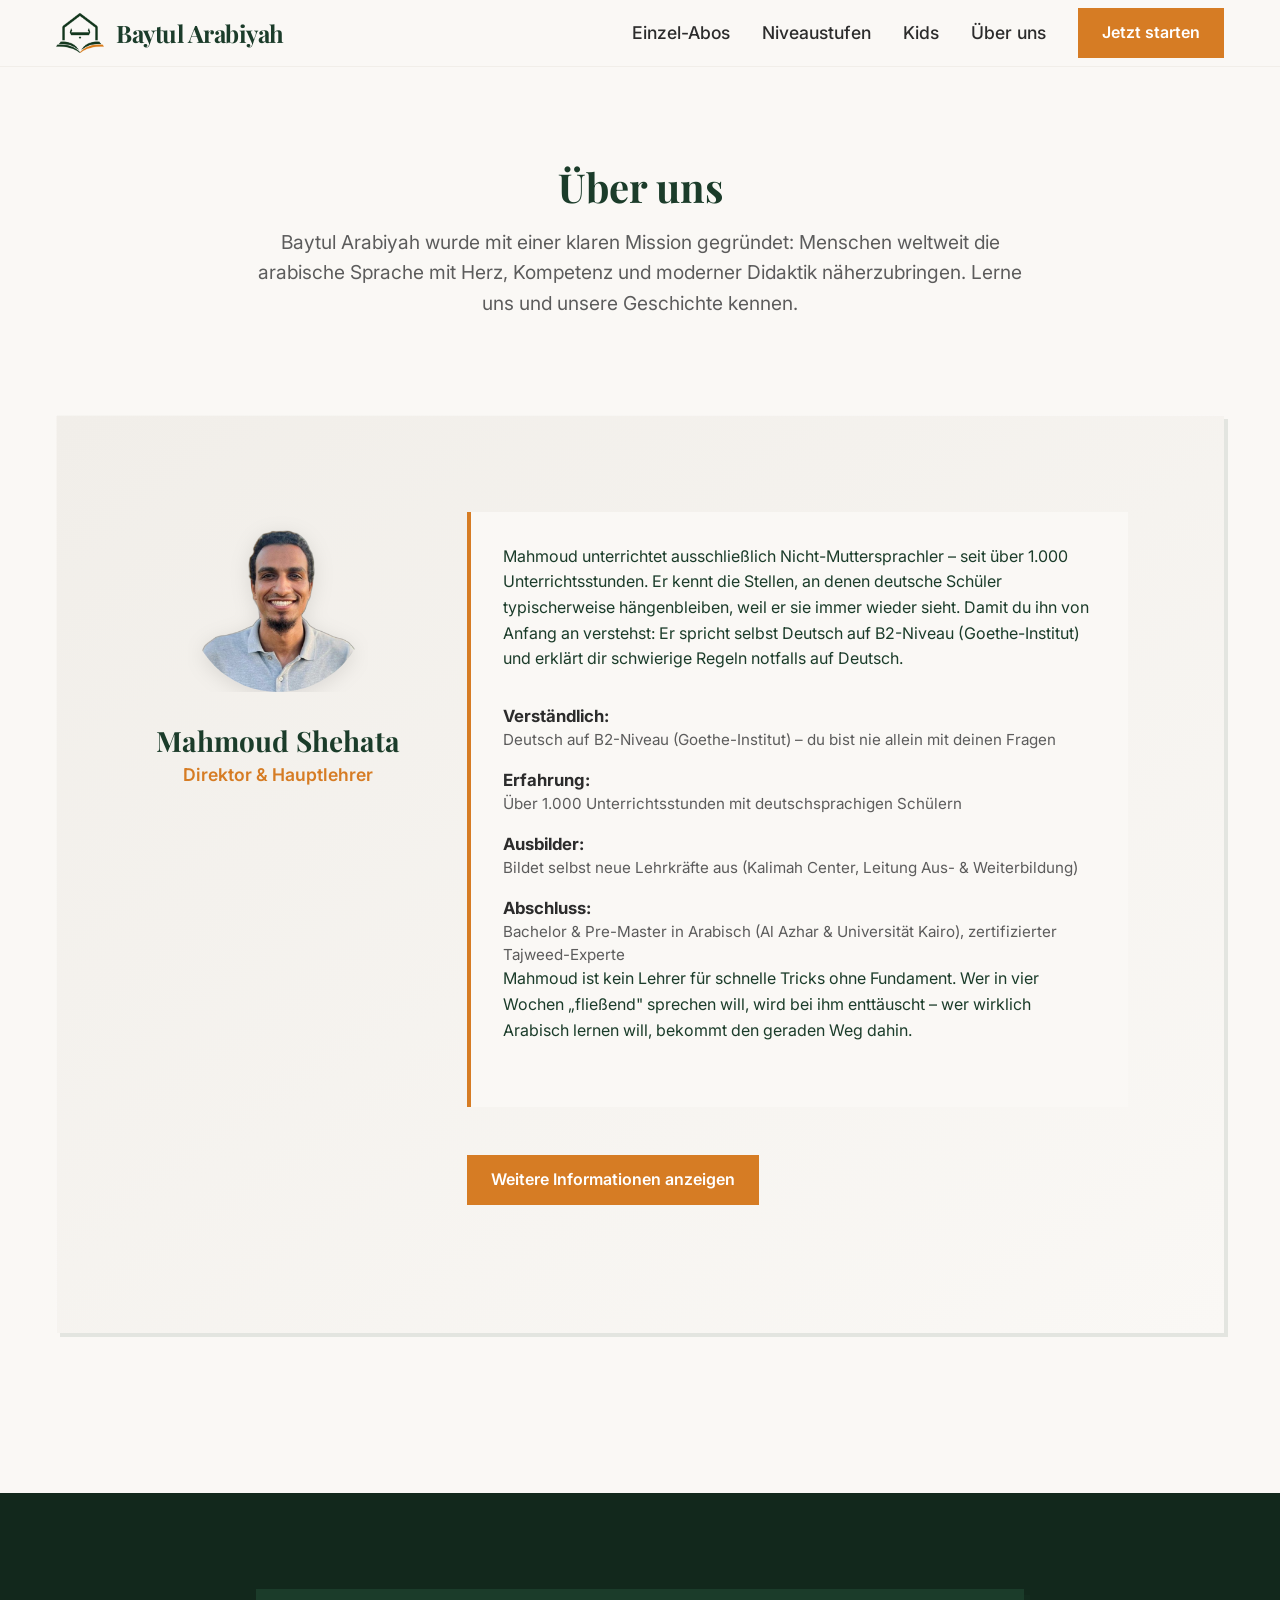
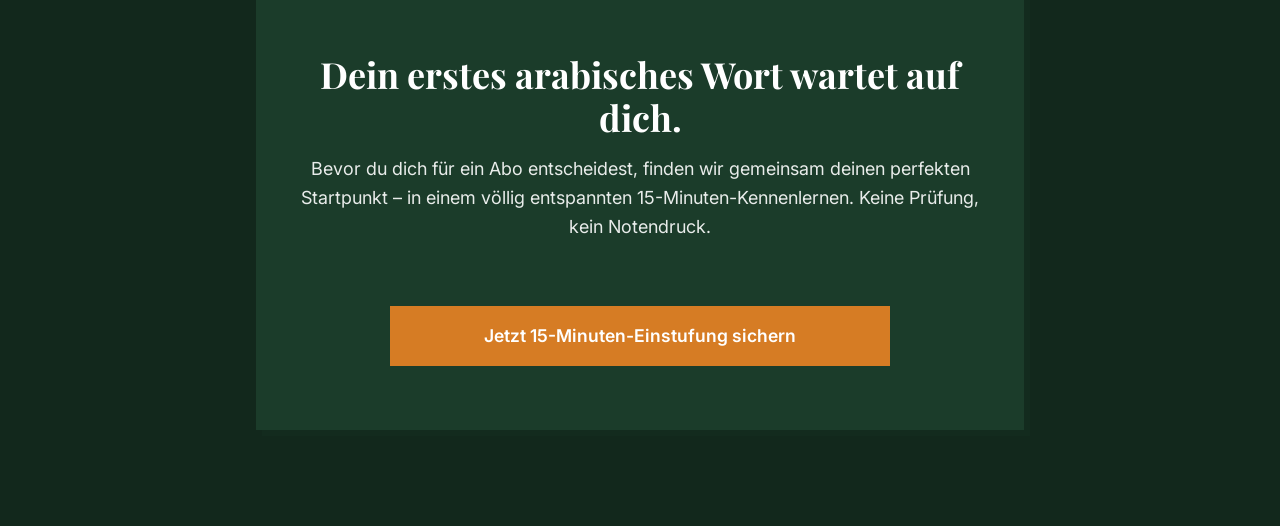
<file: ueber-uns.html>
<!DOCTYPE html>
<html lang="de">
<head>
  <meta charset="UTF-8">
  <meta name="viewport" content="width=device-width, initial-scale=1.0">
  <title>Über uns - Baytul Arabiyah</title>
  <meta name="description" content="Lerne Baytul Arabiyah kennen – unsere Mission, unser Team und unsere Leidenschaft für die arabische Sprache.">
  <link rel="stylesheet" href="styles/system.css">
</head>
<body>
  <!-- Header Section -->
  <header class="site-header">
    <div class="container header-container">
      <a href="index.html" class="header-logo-link">
        <img src="assets/logo-symbol.png" alt="Baytul Arabiyah Symbol" class="header-logo" onerror="this.style.display='none'">
        <span class="header-brand-name">Baytul Arabiyah</span>
      </a>
      <button class="mobile-menu-toggle" aria-label="Menü öffnen" aria-expanded="false" aria-controls="main-nav">
        <span class="hamburger"></span>
      </button>
      <nav id="main-nav" class="main-nav" aria-label="Hauptnavigation">
        <ul class="nav-list">
          <li><a href="index.html#leistungen" class="nav-link">Einzel-Abos</a></li>
          <li><a href="index.html#niveaustufen" class="nav-link">Niveaustufen</a></li>
          <li><a href="index.html#kids" class="nav-link">Kids</a></li>
          <li><a href="ueber-uns.html" class="nav-link">Über uns</a></li>
          <li><a href="index.html#cta" class="btn btn-primary nav-cta">Jetzt starten</a></li>
        </ul>
      </nav>
    </div>
  </header>

  <style>
  /* Mobile-first Header */
  .site-header {
    background-color: var(--color-bg);
    padding: var(--space-xs) 0;
    border-bottom: 1px solid var(--color-bg-alt);
    position: sticky;
    top: 0;
    z-index: 100;
  }
  .header-container {
    display: flex;
    justify-content: space-between;
    align-items: center;
  }
  .header-logo-link {
    display: flex;
    align-items: center;
    gap: 12px;
  }
  .header-logo {
    max-height: 40px;
    width: auto;
    display: block;
  }
  .header-brand-name {
    font-family: var(--font-heading);
    font-size: 1.5rem;
    font-weight: 700;
    color: var(--color-primary);
    line-height: 1;
    letter-spacing: -0.5px;
  }
  .mobile-menu-toggle {
    display: block;
    background: none;
    border: none;
    cursor: pointer;
    padding: 0.5rem;
    z-index: 101;
  }
  .hamburger {
    display: block;
    width: 24px;
    height: 2px;
    background-color: var(--color-primary);
    position: relative;
    transition: background-color 0.2s ease;
  }
  .hamburger::before,
  .hamburger::after {
    content: '';
    position: absolute;
    left: 0;
    width: 24px;
    height: 2px;
    background-color: var(--color-primary);
    transition: transform 0.2s ease, top 0.2s ease;
  }
  .hamburger::before { top: -6px; }
  .hamburger::after { top: 6px; }

  .mobile-menu-toggle[aria-expanded="true"] .hamburger {
    background-color: transparent;
  }
  .mobile-menu-toggle[aria-expanded="true"] .hamburger::before {
    top: 0;
    transform: rotate(45deg);
  }
  .mobile-menu-toggle[aria-expanded="true"] .hamburger::after {
    top: 0;
    transform: rotate(-45deg);
  }

  .main-nav {
    position: absolute;
    top: 100%;
    left: 0;
    width: 100%;
    background-color: var(--color-bg);
    padding: var(--space-md) var(--space-sm);
    box-shadow: var(--shadow-md);
    display: none;
    flex-direction: column;
  }
  .main-nav.is-open {
    display: flex;
  }
  .nav-list {
    list-style: none;
    display: flex;
    flex-direction: column;
    gap: var(--space-md);
    align-items: center;
    margin: 0;
    padding: 0;
  }
  .nav-link {
    font-weight: 500;
    color: var(--color-text);
    font-size: 1.1rem;
    transition: color 0.2s ease;
  }
  .nav-link:hover {
    color: var(--color-accent);
  }

  /* Desktop Styles */
  @media (min-width: 768px) {
    .mobile-menu-toggle {
      display: none;
    }
    .main-nav {
      position: static;
      display: flex;
      flex-direction: row;
      width: auto;
      padding: 0;
      box-shadow: none;
      background-color: transparent;
    }
    .nav-list {
      flex-direction: row;
      gap: var(--space-md);
    }
  }
  </style>

  <script>
    document.addEventListener('DOMContentLoaded', () => {
      const toggleBtn = document.querySelector('.mobile-menu-toggle');
      const nav = document.querySelector('.main-nav');
      const navLinks = document.querySelectorAll('.nav-link, .nav-cta');
      
      toggleBtn.addEventListener('click', () => {
        const isExpanded = toggleBtn.getAttribute('aria-expanded') === 'true';
        toggleBtn.setAttribute('aria-expanded', !isExpanded);
        nav.classList.toggle('is-open');
      });

      navLinks.forEach(link => {
        link.addEventListener('click', () => {
          toggleBtn.setAttribute('aria-expanded', 'false');
          nav.classList.remove('is-open');
        });
      });
    });
  </script>

  <main>
    <!-- Team Section -->
    <section class="team-section" aria-label="Über uns">
      <div class="container">
        <div class="team-header">
          <h1 class="hero-headline text-center">Über uns</h1>
          <p class="section-text text-center team-intro">
            Baytul Arabiyah wurde mit einer klaren Mission gegründet: Menschen weltweit die arabische Sprache mit Herz, Kompetenz und moderner Didaktik näherzubringen. Lerne uns und unsere Geschichte kennen.
          </p>
        </div>

        <div class="teacher-profile">
          <div class="teacher-sidebar">
            <div class="team-avatar">
              <img src="assets/mahmoud_nobg.png" alt="Mahmoud Shehata" class="team-avatar-img">
            </div>
            <h3 class="team-name">Mahmoud Shehata</h3>
            <p class="team-role">Direktor & Hauptlehrer</p>
          </div>
          <div class="teacher-details">
            <div class="resume-short">
              <p>Mahmoud unterrichtet ausschließlich Nicht-Muttersprachler – seit über 1.000 Unterrichtsstunden. Er kennt die Stellen, an denen deutsche Schüler typischerweise hängenbleiben, weil er sie immer wieder sieht. Damit du ihn von Anfang an verstehst: Er spricht selbst Deutsch auf B2-Niveau (Goethe-Institut) und erklärt dir schwierige Regeln notfalls auf Deutsch.</p>
              <ul class="resume-list summary-highlights">
                <li><strong>Verständlich:</strong> Deutsch auf B2-Niveau (Goethe-Institut) – du bist nie allein mit deinen Fragen</li>
                <li><strong>Erfahrung:</strong> Über 1.000 Unterrichtsstunden mit deutschsprachigen Schülern</li>
                <li><strong>Ausbilder:</strong> Bildet selbst neue Lehrkräfte aus (Kalimah Center, Leitung Aus- & Weiterbildung)</li>
                <li><strong>Abschluss:</strong> Bachelor & Pre-Master in Arabisch (Al Azhar & Universität Kairo), zertifizierter Tajweed-Experte</li>
              </ul>
              <p>Mahmoud ist kein Lehrer für schnelle Tricks ohne Fundament. Wer in vier Wochen „fließend" sprechen will, wird bei ihm enttäuscht – wer wirklich Arabisch lernen will, bekommt den geraden Weg dahin.</p>
            </div>

            <details class="resume-details">
              <summary class="btn btn-primary details-toggle">Weitere Informationen anzeigen</summary>
              <div class="resume-expanded">
                <div class="resume-section">
                  <h4>Erfahrung</h4>
                  <p class="resume-section-intro">Jede Station hier hat seine Methode geschärft – das merkst du im Unterricht.</p>
                  <ul class="resume-list">
                    <li>
                      <strong>Kalimah Center</strong>
                      <em>Leitung Aus- & Weiterbildung (2020 - Anfang 2026)</em>
                      Ausbildung neuer Lehrkräfte für den Arabischunterricht für Nicht-Muttersprachler. Arabisch- und Koranlehrer.
                    </li>
                    <li>
                      <strong>Italki</strong>
                      <em>Freiberuflicher Lehrer (2021 - jetzt)</em>
                      Arabisch- und Koranlehrer für Nicht-Muttersprachler. Über 1000 Unterrichtsstunden Erfahrung.
                    </li>
                    <li>
                      <strong>Vodafone Deutschabteilung</strong>
                      <em>Kundendienstvertretung (2018 - 2020)</em>
                    </li>
                    <li>
                      <strong>Benaa (Islamische Schule)</strong>
                      <em>Koran- & Scharia-Lehrer (2017 - 2018)</em>
                      Unterricht für Kinder.
                    </li>
                  </ul>
                </div>

                <div class="resume-section">
                  <h4>Ausbildung</h4>
                  <p class="resume-section-intro">Sein akademischer Hintergrund sorgt dafür, dass du nicht nur Sätze lernst, sondern die Sprache wirklich verstehst:</p>
                  <ul class="resume-list">
                    <li><strong>Pre-Master & Spezialdiplom</strong><em>Arabisch für Nicht-Muttersprachler</em>Kairo Universität (2020-2021)</li>
                    <li><strong>Allgemeines Diplom</strong><em>Arabisch für Nicht-Muttersprachler</em>Kairo Universität (2019)</li>
                    <li><strong>Bachelor der arabischen Sprache</strong><em>Al Azhar Universität</em>(2017)</li>
                  </ul>
                </div>

                <div class="resume-section">
                  <h4>Lizenzen & Ijazah</h4>
                  <ul class="resume-list">
                    <li><strong>Koran Ijazah</strong><em>Rezitation nach Ḥafṣ & Šuʿbah</em>Gemäß der Lesart von ʿĀṣim. Heißt für dich: eine Rezitation, deren Korrektheit sich lückenlos zurückverfolgen lässt.</li>
                    <li><strong>Tajweed Ijazah</strong><em>Die schönen Nuancen in der Präzision und dem Tajweed des Korans</em>(النكت الحسان في ضبط وتجويد القرآن). Damit lernst du eine Aussprache, die bis ins Detail stimmt – nicht ungefähr richtig, sondern richtig.</li>
                    <li><strong>Tajweed Ijazah</strong><em>Pausieren und Beginnen und deren Auswirkung auf die Exegeten</em>(الوقف والابتداء وأثرهما في اختلاف المفسرين). Du verstehst dadurch nicht nur, wie du liest, sondern auch warum.</li>
                    <li><strong>Tajweed Ijazah</strong><em>Erklärung von Tuhfat al-Atfal und Al-Muqaddimah Al-Jazariyyah</em>(شرح تحفة الأطفال والمقدمة الجزرية). Dein Fundament in den Tajweed-Regeln sitzt von Anfang an.</li>
                  </ul>
                </div>

                <div class="resume-section">
                  <h4>Zusatzqualifikationen</h4>
                  <p class="resume-section-intro">Und weil Vertrauen nicht nur am Papier hängt:</p>
                  <ul class="resume-list">
                    <li><strong>Deutsche Sprache B2</strong><em>Goethe-Institut Kairo (2018)</em></li>
                    <li><strong>Auslandsstipendium (A2)</strong><em>Goethe-Institut Schwäbisch Hall (Nov-Dez 2015)</em></li>
                    <li><strong>Exzellenzstipendium (A1-B1)</strong><em>Al-Azhar Deutschzentrum (2014-2017)</em></li>
                    <li><strong>Al-Azhar-Botschafter</strong><em>Weltverband für Al-Azhar-Absolventen (2015)</em>Die Botschaft des Islam verbreiten.</li>
                  </ul>
                </div>
              </div>
            </details>
          </div>
        </div>
      </div>
    </section>

    <style>
      .team-section {
        background-color: var(--color-bg);
        padding: var(--space-xl) 0;
      }
      .team-header {
        max-width: 800px;
        margin: 0 auto var(--space-xl);
      }
      .text-center {
        text-align: center;
      }
      .team-intro {
        font-size: 1.2rem;
        color: var(--color-text-muted);
        margin-top: var(--space-sm);
      }
      .teacher-profile {
        display: flex;
        flex-direction: column;
        gap: var(--space-lg);
        background: linear-gradient(145deg, var(--color-bg-alt), var(--color-bg));
        color: var(--color-primary);
        border: none;
        border-radius: var(--radius-lg);
        padding: var(--space-lg);
        box-shadow: var(--shadow-md);
        margin-bottom: var(--space-lg);
        transition: all 0.4s cubic-bezier(0.25, 0.8, 0.25, 1);
        border-top: 1px solid rgba(255, 255, 255, 0.1);
        border-left: 1px solid rgba(255, 255, 255, 0.05);
      }
      .teacher-profile:hover {
        transform: translateY(-10px);
        box-shadow: var(--shadow-float);
      }
      @media (min-width: 768px) {
        .teacher-profile {
          flex-direction: row;
          align-items: flex-start;
          padding: var(--space-xl);
        }
      }
      .teacher-sidebar {
        flex: 0 0 250px;
        text-align: center;
      }
      .team-avatar {
        width: 180px;
        height: 180px;
        margin: 0 auto var(--space-md);
        overflow: hidden;
      }
      .team-avatar-img {
        width: 100%;
        height: 100%;
        object-fit: cover;
        display: block;
        border-radius: 50%;
        filter: drop-shadow(0 4px 10px rgba(0,0,0,0.1));
      }
      .team-name {
        font-size: 1.75rem;
        margin-bottom: 0.25rem;
      }
      .team-role {
        font-size: 1.1rem;
        font-weight: 600;
        color: var(--color-accent);
        margin-bottom: var(--space-sm);
      }
      .teacher-details {
        flex: 1;
        display: flex;
        flex-direction: column;
        gap: var(--space-md);
      }
      .resume-short {
        background-color: var(--color-bg);
        padding: var(--space-md);
        border-radius: var(--radius-sm);
        border-left: 4px solid var(--color-accent);
      }
      .summary-highlights {
        margin-top: var(--space-sm);
      }
      .resume-details {
        margin-top: var(--space-sm);
      }
      .details-toggle {
        display: inline-block;
        margin-bottom: var(--space-md);
        cursor: pointer;
        list-style: none;
      }
      .details-toggle::-webkit-details-marker {
        display: none;
      }
      .resume-expanded {
        display: grid;
        grid-template-columns: 1fr;
        gap: var(--space-md);
      }
      @media (min-width: 992px) {
        .resume-expanded {
          grid-template-columns: 1fr 1fr;
        }
      }
      .resume-section {
        background-color: var(--color-bg);
        padding: var(--space-md);
        border-radius: var(--radius-sm);
      }
      .resume-section h4 {
        font-size: 1.25rem;
        color: var(--color-primary-dark);
        margin-bottom: var(--space-sm);
        border-bottom: 2px solid var(--color-accent);
        padding-bottom: 0.5rem;
        display: inline-block;
      }
      .resume-section-intro {
        font-size: 0.95rem;
        color: var(--color-text-muted);
        margin-bottom: var(--space-sm);
      }
      .resume-list {
        list-style: none;
        padding: 0;
        margin: 0;
      }
      .resume-list li {
        margin-bottom: 1rem;
        font-size: 0.95rem;
        line-height: 1.5;
        color: var(--color-text-muted);
      }
      .resume-list li:last-child {
        margin-bottom: 0;
      }
      .resume-list strong {
        color: var(--color-text);
        display: block;
        font-size: 1.05rem;
      }
      .resume-list em {
        color: var(--color-accent);
        font-style: normal;
        font-weight: 500;
        display: block;
        margin-bottom: 0.25rem;
      }
    </style>

    <!-- CTA Section -->
    <section class="cta" id="cta" aria-label="Jetzt starten">
      <div class="container cta-container">
        <div class="cta-content">
          <h2 class="cta-headline">Dein erstes arabisches Wort wartet auf dich.</h2>
          <p class="cta-text">
            Bevor du dich für ein Abo entscheidest, finden wir gemeinsam deinen perfekten Startpunkt – in einem völlig entspannten 15-Minuten-Kennenlernen. Keine Prüfung, kein Notendruck.
          </p>
          <a href="index.html#cta" class="btn btn-primary btn-large">Jetzt 15-Minuten-Einstufung sichern</a>
        </div>
      </div>
    </section>

    <style>
      .cta {
        background-color: var(--color-primary-dark);
        padding: var(--space-xl) 0;
        text-align: center;
        color: var(--color-white);
      }
      .cta-container {
        max-width: 800px;
      }
      .cta-content {
        background-color: var(--color-primary);
        padding: var(--space-lg) var(--space-md);
        border-radius: var(--radius-lg);
        box-shadow: var(--shadow-lg);
      }
      .cta-headline {
        color: var(--color-white);
        font-size: 2.25rem;
        margin-bottom: var(--space-sm);
      }
      .cta-text {
        font-size: 1.125rem;
        color: rgba(255, 255, 255, 0.9);
        margin-bottom: var(--space-lg);
      }
      .btn-large {
        font-size: 1.1rem;
        padding: 1rem 2rem;
        width: 100%;
        max-width: 500px;
      }
    </style>
  </main>
<script>
document.addEventListener('DOMContentLoaded', () => {
  // Elemente für die Scroll-Animation vorbereiten
  const elementsToAnimate = document.querySelectorAll('.abo-card, .feature, .zielgruppe-card, .problem-text-box, .hero-text, .cta-content, .teacher-profile');
  elementsToAnimate.forEach(el => el.classList.add('animate-on-scroll'));

  // Intersection Observer einrichten
  const observer = new IntersectionObserver((entries) => {
    entries.forEach(entry => {
      if (entry.isIntersecting) {
        entry.target.classList.add('is-visible');
        observer.unobserve(entry.target);
      }
    });
  }, { threshold: 0.15 });

  document.querySelectorAll('.animate-on-scroll').forEach(el => observer.observe(el));
});
</script>
</body>
</html>
</file>
<file: styles/system.css>
/* system.css - Token-basiertes Design für Bayatularabiyyah */

@import url('https://fonts.googleapis.com/css2?family=Inter:wght@400;500;600&family=Playfair+Display:wght@600;700&display=swap');

:root {
  /* Colors */
  --color-primary: #1b3c2a; /* Dunkelgrün aus dem Logo */
  --color-primary-dark: #12281c;
  --color-accent: #d67c24; /* Ocker/Orange aus dem Logo */
  --color-accent-hover: #c06e1f;
  --color-bg: #faf8f5; /* Warmes Weiß, passend zum Bildhintergrund */
  --color-bg-alt: #f1eee9;
  --color-text: #2c2c2c;
  --color-text-muted: #5c5c5c;
  --color-white: #ffffff;
  
  /* Typography */
  --font-heading: 'Playfair Display', serif;
  --font-body: 'Inter', sans-serif;
  
  /* Spacing */
  --space-xs: 0.5rem;
  --space-sm: 1rem;
  --space-md: 2rem;
  --space-lg: 4rem;
  --space-xl: 6rem;
  
  /* Radii - Sharp and modern */
  --radius-sm: 0px;
  --radius-md: 0px;
  --radius-lg: 0px;
  
  /* Shadows - Minimalistic and sharp */
  --shadow-sm: none;
  --shadow-md: 4px 4px 0px rgba(27, 60, 42, 0.1); /* Sharp offset shadow for modern brutalist touch */
  --shadow-lg: 6px 6px 0px rgba(27, 60, 42, 0.15);
}

/* Reset & Globals */
* {
  margin: 0;
  padding: 0;
  box-sizing: border-box;
}

body {
  font-family: var(--font-body);
  color: var(--color-text);
  background-color: var(--color-bg);
  line-height: 1.6;
  -webkit-font-smoothing: antialiased;
}

h1, h2, h3, h4, h5, h6 {
  font-family: var(--font-heading);
  color: var(--color-primary);
  line-height: 1.2;
  margin-bottom: var(--space-sm);
}

p {
  margin-bottom: var(--space-md);
}

a {
  color: var(--color-accent);
  text-decoration: none;
  transition: color 0.2s ease;
}

a:hover {
  color: var(--color-accent-hover);
}

/* Container */
.container {
  max-width: 1200px;
  margin: 0 auto;
  padding: 0 var(--space-sm);
}

/* Buttons */
.btn {
  display: inline-block;
  padding: 0.75rem 1.5rem;
  border-radius: var(--radius-md);
  font-weight: 600;
  text-align: center;
  cursor: pointer;
  transition: all 0.2s ease;
  border: none;
}

.btn-primary {
  background-color: var(--color-accent);
  color: var(--color-white);
}

.btn-primary:hover {
  background-color: var(--color-accent-hover);
  transform: translateY(-2px);
  box-shadow: var(--shadow-md);
}

/* Sections */
section {
  padding: var(--space-xl) 0;
}

/* Hero Section Styles */
.hero {
  background-color: var(--color-bg);
  padding: var(--space-lg) 0;
}
.hero-container {
  display: flex;
  align-items: center;
  gap: var(--space-xl);
}
.hero-content {
  flex: 1;
}
.hero-logo {
  margin-bottom: var(--space-md);
  max-width: 200px;
}
.hero-headline {
  font-size: 2.5rem;
  margin-bottom: var(--space-sm);
  color: var(--color-primary);
}
.hero-text {
  font-size: 1.125rem;
  color: var(--color-text-muted);
  margin-bottom: var(--space-md);
}
.hero-image-wrapper {
  flex: 1;
}
.hero-image {
  width: 100%;
  height: auto;
  border-radius: var(--radius-lg);
  box-shadow: var(--shadow-lg);
}

@media (max-width: 768px) {
  .hero-container {
    flex-direction: column;
    text-align: center;
  }
  .hero-headline {
    font-size: 2rem;
  }
}

/* Problem-Lösung Section Styles */
.problem-loesung {
  background-color: var(--color-bg-alt);
  padding: var(--space-xl) 0;
  text-align: center;
}
.problem-container {
  max-width: 800px;
}
.section-headline {
  font-size: 2rem;
  margin-bottom: var(--space-md);
}
.section-text {
  font-size: 1.125rem;
  color: var(--color-text-muted);
}
.highlight-text {
  margin-top: var(--space-md);
  padding: var(--space-md);
  background-color: var(--color-white);
  border-left: 4px solid var(--color-accent);
  border-radius: var(--radius-sm);
  color: var(--color-text);
  box-shadow: var(--shadow-sm);
  text-align: left;
}
.highlight-text strong {
  color: var(--color-primary);
}

/* Leistungen Section Styles */
.leistungen {
  background-color: var(--color-bg);
  padding: var(--space-xl) 0;
}
.leistungen-header {
  text-align: center;
  max-width: 600px;
  margin: 0 auto var(--space-lg);
}
.abo-grid {
  display: grid;
  grid-template-columns: repeat(auto-fit, minmax(250px, 1fr));
  gap: var(--space-md);
}
.abo-card {
  background-color: var(--color-white);
  border-radius: var(--radius-lg);
  padding: var(--space-md);
  box-shadow: var(--shadow-sm);
  transition: transform 0.2s ease, box-shadow 0.2s ease;
  position: relative;
  display: flex;
  flex-direction: column;
}
.abo-card:hover {
  transform: translateY(-5px);
  box-shadow: var(--shadow-md);
}
.abo-card-highlight {
  border: 2px solid var(--color-accent);
  box-shadow: var(--shadow-md);
}
.abo-badge {
  position: absolute;
  top: -12px;
  left: 50%;
  transform: translateX(-50%);
  background-color: var(--color-accent);
  color: var(--color-white);
  padding: 4px 12px;
  border-radius: 20px;
  font-size: 0.85rem;
  font-weight: 600;
  text-transform: uppercase;
  letter-spacing: 0.5px;
}
.abo-icon {
  font-size: 2.5rem;
  margin-bottom: var(--space-sm);
}
.abo-title {
  font-size: 1.25rem;
  color: var(--color-primary);
  margin-bottom: 4px;
}
.abo-frequency {
  display: block;
  font-size: 0.9rem;
  color: var(--color-accent);
  font-weight: 600;
  margin-bottom: var(--space-sm);
}
.abo-desc {
  color: var(--color-text-muted);
  font-size: 0.95rem;
  margin-bottom: 0;
  flex: 1;
}
.abo-desc strong {
  color: var(--color-text);
}

/* CTA Section Styles */
.cta {
  background-color: var(--color-primary-dark);
  padding: var(--space-xl) 0;
  text-align: center;
  color: var(--color-white);
}
.cta-container {
  max-width: 800px;
}
.cta-content {
  background-color: var(--color-primary);
  padding: var(--space-lg) var(--space-md);
  border-radius: var(--radius-lg);
  box-shadow: var(--shadow-lg);
}
.cta-headline {
  color: var(--color-white);
  font-size: 2.25rem;
  margin-bottom: var(--space-sm);
}
.cta-text {
  font-size: 1.125rem;
  color: rgba(255, 255, 255, 0.9);
  margin-bottom: var(--space-lg);
}
.btn-large {
  font-size: 1.1rem;
  padding: 1rem 2rem;
  width: 100%;
  max-width: 500px;
}
</file>
